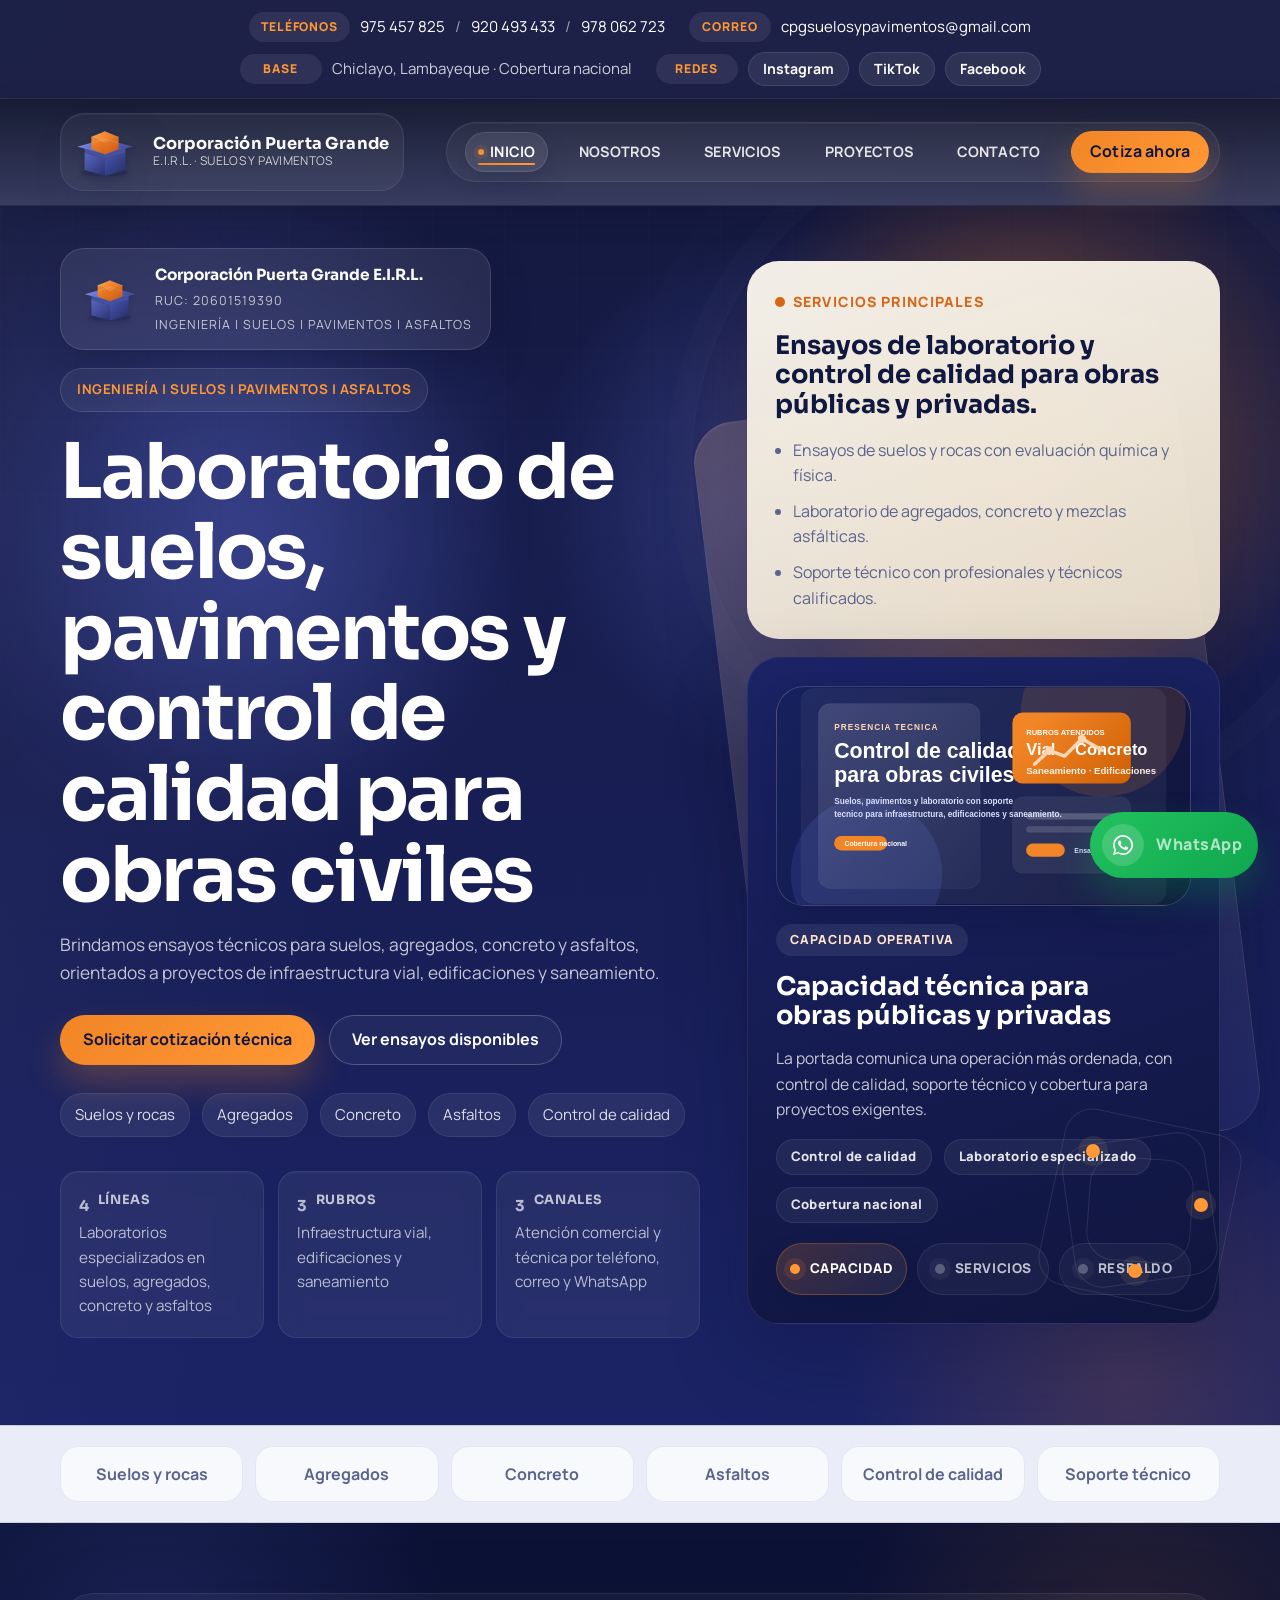
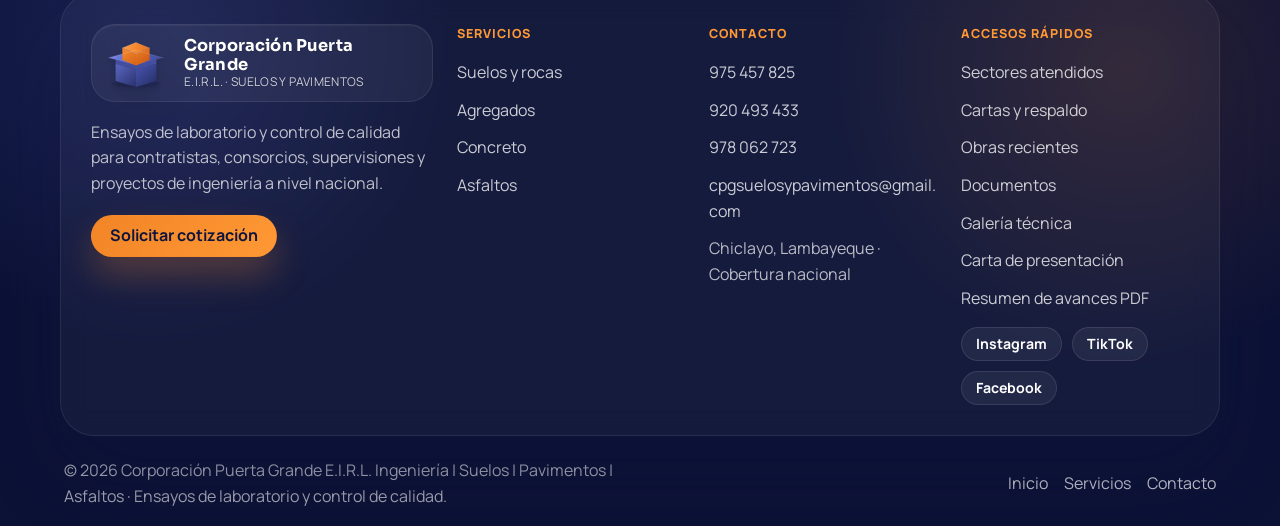
<file: index.html>
<!DOCTYPE html>
<html lang="es-PE">
<head>
  <meta charset="UTF-8">
  <meta name="viewport" content="width=device-width, initial-scale=1.0">
  <meta name="description" content="Corporación Puerta Grande E.I.R.L. brinda ensayos de laboratorio para suelos y rocas, agregados, concreto y asfaltos, con control de calidad para infraestructura vial, edificaciones y saneamiento.">
  <meta name="robots" content="index,follow">
  <meta name="author" content="Corporación Puerta Grande E.I.R.L.">
  <meta name="theme-color" content="#10153d">
  <meta name="format-detection" content="telephone=no">
  <title>Corporación Puerta Grande E.I.R.L. | Suelos y Pavimentos</title>
  <link rel="canonical" href="https://multimediachavez-cloud.github.io/laboratorio-suelos-web/">
  <link rel="icon" href="assets/logo-cpg.svg" type="image/svg+xml">
  <link rel="manifest" href="site.webmanifest">
  <meta property="og:locale" content="es_PE">
  <meta property="og:type" content="website">
  <meta property="og:title" content="Corporación Puerta Grande E.I.R.L. | Suelos y Pavimentos">
  <meta property="og:description" content="Ensayos de laboratorio y control de calidad para suelos, agregados, concreto y asfaltos. Atención para infraestructura vial, edificaciones y saneamiento.">
  <meta property="og:url" content="https://multimediachavez-cloud.github.io/laboratorio-suelos-web/">
  <meta property="og:site_name" content="Corporación Puerta Grande E.I.R.L.">
  <meta property="og:image" content="https://multimediachavez-cloud.github.io/laboratorio-suelos-web/assets/social-preview.png">
  <meta property="og:image:width" content="1200">
  <meta property="og:image:height" content="630">
  <meta property="og:image:alt" content="Corporación Puerta Grande E.I.R.L. - Ingeniería, suelos, pavimentos, asfaltos y control de calidad.">
  <meta name="twitter:card" content="summary_large_image">
  <meta name="twitter:title" content="Corporación Puerta Grande E.I.R.L. | Suelos y Pavimentos">
  <meta name="twitter:description" content="Ensayos de laboratorio y control de calidad para obras públicas y privadas.">
  <meta name="twitter:image" content="https://multimediachavez-cloud.github.io/laboratorio-suelos-web/assets/social-preview.png">
  <meta name="twitter:image:alt" content="Corporación Puerta Grande E.I.R.L. - Ingeniería, suelos, pavimentos, asfaltos y control de calidad.">
  <link rel="preconnect" href="https://fonts.googleapis.com">
  <link rel="preconnect" href="https://fonts.gstatic.com" crossorigin>
  <link rel="stylesheet" href="css/styles.css">
  <script type="application/ld+json">
    {
      "@context": "https://schema.org",
      "@type": "Organization",
      "name": "Corporación Puerta Grande E.I.R.L.",
      "url": "https://multimediachavez-cloud.github.io/laboratorio-suelos-web/",
      "logo": "https://multimediachavez-cloud.github.io/laboratorio-suelos-web/assets/logo-cpg.svg",
      "email": "mailto:cpgsuelosypavimentos@gmail.com",
      "telephone": ["+51 975 457 825", "+51 920 493 433", "+51 978 062 723"],
      "identifier": "RUC 20601519390",
      "address": {
        "@type": "PostalAddress",
        "addressLocality": "Chiclayo",
        "addressRegion": "Lambayeque",
        "addressCountry": "PE"
      },
      "sameAs": [
        "https://www.instagram.com/cpgsuelosypavimentos?igsh=MXZpdGJvd2R2ZDEwbw%3D%3D&utm_source=qr",
        "https://www.tiktok.com/@corp.puerta.grand?_r=1&_t=ZS-95nPMGA1VbA",
        "https://www.facebook.com/profile.php?id=61564776177893"
      ]
    }
  </script>
  <script type="application/ld+json">
    {
      "@context": "https://schema.org",
      "@type": "WebSite",
      "name": "Corporación Puerta Grande E.I.R.L.",
      "url": "https://multimediachavez-cloud.github.io/laboratorio-suelos-web/"
    }
  </script>
</head>
<body>
  <div class="site-shell">
    <header class="topbar">
      <div class="container topbar__content">
        <p class="topbar__item">
          <span class="topbar__label">Teléfonos</span>
          <a href="tel:+51975457825">975 457 825</a>
          <span class="topbar__separator">/</span>
          <a href="tel:+51920493433">920 493 433</a>
          <span class="topbar__separator">/</span>
          <a href="tel:+51978062723">978 062 723</a>
        </p>
        <p class="topbar__item"><span class="topbar__label">Correo</span><a href="mailto:cpgsuelosypavimentos@gmail.com">cpgsuelosypavimentos@gmail.com</a></p>
        <p class="topbar__item"><span class="topbar__label">Base</span>Chiclayo, Lambayeque · Cobertura nacional</p>
        <div class="topbar__socials">
          <span class="topbar__label">Redes</span>
          <div class="social-links social-links--topbar">
            <a class="social-link social-link--compact" href="https://www.instagram.com/cpgsuelosypavimentos?igsh=MXZpdGJvd2R2ZDEwbw%3D%3D&utm_source=qr" target="_blank" rel="noreferrer" aria-label="Instagram de la empresa">Instagram</a>
          <a class="social-link social-link--compact" href="https://www.tiktok.com/@corp.puerta.grand?_r=1&_t=ZS-95nPMGA1VbA" target="_blank" rel="noreferrer" aria-label="TikTok de la empresa">TikTok</a>
            <a class="social-link social-link--compact" href="https://www.facebook.com/profile.php?id=61564776177893" target="_blank" rel="noreferrer" aria-label="Facebook de la empresa">Facebook</a>
          </div>
        </div>
      </div>
    </header>

    <header class="header" data-header>
      <div class="container header__content">
        <a class="brand" href="#inicio" aria-label="Ir al inicio">
          <img class="brand__logo" src="assets/logo-cpg.svg" alt="Logo de Corporación Puerta Grande E.I.R.L.">
          <span class="brand__text">
            <strong>Corporación Puerta Grande</strong>
            <small>E.I.R.L. · Suelos y Pavimentos</small>
          </span>
        </a>

        <button class="nav-toggle" type="button" aria-expanded="false" aria-controls="site-nav" data-nav-toggle>
          <span></span>
          <span></span>
          <span></span>
          <span class="sr-only">Abrir menú</span>
        </button>

        <nav class="nav" id="site-nav" data-nav>
          <a class="nav__link" href="#inicio">Inicio</a>
          <a class="nav__link" href="#nosotros">Nosotros</a>
          <a class="nav__link" href="#servicios">Servicios</a>
          <a class="nav__link" href="#proyectos">Proyectos</a>
          <a class="nav__link" href="#contacto">Contacto</a>
          <a class="button button--solid button--small" href="https://wa.me/51920493433" target="_blank" rel="noreferrer">Cotiza ahora</a>
        </nav>
      </div>
    </header>

    <main>
      <section class="hero" id="inicio">
        <div class="hero__fx" aria-hidden="true">
          <span class="hero__fx-grid"></span>
          <span class="hero__fx-glow"></span>
          <span class="hero__fx-glow hero__fx-glow--orange"></span>
          <span class="hero__fx-ring"></span>
        </div>
        <div class="hero__scenes" aria-hidden="true">
          <span class="hero__scene hero__scene--one is-active" data-hero-scene></span>
          <span class="hero__scene hero__scene--two" data-hero-scene></span>
          <span class="hero__scene hero__scene--three" data-hero-scene></span>
        </div>
        <div class="container hero__grid">
          <div class="hero__content">
            <div class="hero__seal">
              <img class="hero__seal-logo" src="assets/logo-cpg.svg" alt="Logo de Corporación Puerta Grande E.I.R.L.">
              <div class="hero__seal-copy">
                <strong>Corporación Puerta Grande E.I.R.L.</strong>
                <span>RUC: 20601519390</span>
                <span class="hero__seal-note">Ingeniería | Suelos | Pavimentos | Asfaltos</span>
              </div>
            </div>
            <span class="eyebrow">Ingeniería | Suelos | Pavimentos | Asfaltos</span>
            <h1>Laboratorio de suelos, pavimentos y control de calidad para obras civiles</h1>
            <p class="hero__lead">
              Brindamos ensayos técnicos para suelos, agregados, concreto y asfaltos, orientados a proyectos de
              infraestructura vial, edificaciones y saneamiento.
            </p>

            <div class="hero__actions">
              <a class="button button--solid" href="https://wa.me/51920493433" target="_blank" rel="noreferrer">Solicitar cotización técnica</a>
              <a class="button button--ghost" href="#servicios">Ver ensayos disponibles</a>
            </div>

            <div class="hero__mobile-commercial">
              <article class="hero__mobile-offer">
                <strong>Cotiza hoy mismo y recibe atención directa por WhatsApp.</strong>
                <span>Laboratorio para suelos, agregados, concreto y asfaltos con respuesta comercial rápida.</span>
              </article>
              <div class="hero__mobile-proof">
                <span>WhatsApp 920 493 433</span>
                <span>Cobertura nacional</span>
                <span>Soporte técnico</span>
              </div>
            </div>

            <div class="hero__chips">
              <span>Suelos y rocas</span>
              <span>Agregados</span>
              <span>Concreto</span>
              <span>Asfaltos</span>
              <span>Control de calidad</span>
            </div>

            <div class="hero__stats">
              <article class="stat-card" data-float-card>
                <strong><span class="stat-card__number" data-counter="4">0</span><small>líneas</small></strong>
                <span>Laboratorios especializados en suelos, agregados, concreto y asfaltos</span>
              </article>
              <article class="stat-card" data-float-card>
                <strong><span class="stat-card__number" data-counter="3">0</span><small>rubros</small></strong>
                <span>Infraestructura vial, edificaciones y saneamiento</span>
              </article>
              <article class="stat-card" data-float-card>
                <strong><span class="stat-card__number" data-counter="3">0</span><small>canales</small></strong>
                <span>Atención comercial y técnica por teléfono, correo y WhatsApp</span>
              </article>
            </div>
          </div>

          <aside class="hero__panel">
            <div class="hero-card hero-card--primary" data-float-card>
              <span class="hero-card__label">Servicios principales</span>
              <h2>Ensayos de laboratorio y control de calidad para obras públicas y privadas.</h2>
              <ul class="hero-card__list">
                <li>Ensayos de suelos y rocas con evaluación química y física.</li>
                <li>Laboratorio de agregados, concreto y mezclas asfálticas.</li>
                <li>Soporte técnico con profesionales y técnicos calificados.</li>
              </ul>
            </div>

            <div class="hero-card hero-card--secondary">
              <div class="hero-showcase" data-hero-showcase>
                <div class="hero-showcase__visuals" aria-hidden="true">
                  <figure class="hero-showcase__visual is-active" data-hero-media>
                    <img src="assets/hero-bloque-01.svg" alt="Imagen editable del bloque Prestigio">
                  </figure>
                  <figure class="hero-showcase__visual" data-hero-media>
                    <img src="assets/hero-bloque-02.svg" alt="Imagen editable del bloque Servicios">
                  </figure>
                  <figure class="hero-showcase__visual" data-hero-media>
                    <img src="assets/hero-bloque-03.svg" alt="Imagen editable del bloque Respaldo">
                  </figure>
                </div>
                <div class="hero-showcase__stage">
                  <article class="hero-showcase__item is-active" data-hero-stage>
                    <span class="hero-showcase__kicker">Capacidad operativa</span>
                    <h3>Capacidad técnica para obras públicas y privadas</h3>
                    <p>La portada comunica una operación más ordenada, con control de calidad, soporte técnico y cobertura para proyectos exigentes.</p>
                    <div class="hero-showcase__tags">
                      <span>Control de calidad</span>
                      <span>Laboratorio especializado</span>
                      <span>Cobertura nacional</span>
                    </div>
                  </article>

                  <article class="hero-showcase__item" data-hero-stage>
                    <span class="hero-showcase__kicker">Líneas de ensayo</span>
                    <h3>Servicios visibles y mejor organizados desde el inicio</h3>
                    <p>Presentamos las líneas de ensayo con una lectura más clara para que el cliente entienda rápido qué servicio necesita.</p>
                    <div class="hero-showcase__tags">
                      <span>Suelos y rocas</span>
                      <span>Agregados</span>
                      <span>Concreto y asfaltos</span>
                    </div>
                  </article>

                  <article class="hero-showcase__item" data-hero-stage>
                    <span class="hero-showcase__kicker">Respaldo institucional</span>
                    <h3>Respaldo técnico para contratistas, consorcios y entidades</h3>
                    <p>También destaca reportes, documentos y evidencias para reforzar la confianza comercial e institucional de la empresa.</p>
                    <div class="hero-showcase__tags">
                      <span>Reportes</span>
                      <span>Consorcios</span>
                      <span>Entidades</span>
                    </div>
                  </article>
                </div>

                <div class="hero-showcase__controls" aria-label="Destacados del inicio">
                  <button class="hero-showcase__button is-active" type="button" data-hero-stage-button="0" aria-pressed="true">
                    <span class="hero-showcase__dot"></span>
                    Capacidad
                  </button>
                  <button class="hero-showcase__button" type="button" data-hero-stage-button="1" aria-pressed="false">
                    <span class="hero-showcase__dot"></span>
                    Servicios
                  </button>
                  <button class="hero-showcase__button" type="button" data-hero-stage-button="2" aria-pressed="false">
                    <span class="hero-showcase__dot"></span>
                    Respaldo
                  </button>
                </div>
              </div>
              <div class="metric">
                <span class="metric__value">Vial · Edificaciones · Saneamiento</span>
                <span class="metric__label">Rubros donde aportamos control de calidad y soporte técnico</span>
              </div>
              <div class="metric">
                <span class="metric__value">Especificaciones técnicas</span>
                <span class="metric__label">Trabajo alineado a normas y requerimientos del proyecto</span>
              </div>
            </div>

            <div class="hero-diagram" aria-hidden="true">
              <span class="hero-diagram__line"></span>
              <span class="hero-diagram__line"></span>
              <span class="hero-diagram__line"></span>
              <span class="hero-diagram__dot hero-diagram__dot--one"></span>
              <span class="hero-diagram__dot hero-diagram__dot--two"></span>
              <span class="hero-diagram__dot hero-diagram__dot--three"></span>
            </div>
          </aside>
        </div>
      </section>

      <section class="trust-strip" aria-label="Credenciales">
        <div class="container trust-strip__content">
          <span>Suelos y rocas</span>
          <span>Agregados</span>
          <span>Concreto</span>
          <span>Asfaltos</span>
          <span>Control de calidad</span>
          <span>Soporte técnico</span>
        </div>
      </section>

      <section class="section section--light" id="nosotros">
        <div class="container about-grid">
          <div class="about-copy" data-reveal>
            <span class="eyebrow eyebrow--dark">Nosotros</span>
            <h2>Respaldamos tu obra con un equipo técnico que entiende plazos, calidad y exigencia de campo.</h2>
            <p>
              Corporación Puerta Grande E.I.R.L. ofrece ensayos de laboratorio y control de calidad con una metodología orientada a
              precisión, seguridad y cumplimiento de especificaciones en proyectos de infraestructura vial, edificaciones y saneamiento.
            </p>

            <div class="about-ribbon">
              <span>Trazabilidad técnica</span>
              <span>Resultados para expediente</span>
              <span>Coordinación con supervisión</span>
              <span>Atención a contratistas y entidades</span>
            </div>

            <div class="about-points">
              <article class="about-point">
                <strong>Trazabilidad y criterio técnico</strong>
                <p>Procedimientos claros, criterios de control y resultados listos para supervisión, expediente y toma de decisiones.</p>
              </article>
              <article class="about-point">
                <strong>Coordinación con obra y supervisión</strong>
                <p>Profesionales y técnicos preparados para responder a contratistas, consorcios, residencias y supervisiones.</p>
              </article>
              <article class="about-point">
                <strong>Cobertura operativa</strong>
                <p>Atención para infraestructura vial, edificaciones y saneamiento en distintas etapas y frentes del proyecto.</p>
              </article>
            </div>
          </div>

          <aside class="about-panel" data-reveal>
            <span class="detail-panel__title">Datos corporativos</span>
            <p class="about-panel__lead">
              Presentamos la empresa como un aliado técnico que no solo ensaya materiales, sino que también ordena
              la atención comercial, la documentación y el seguimiento para obra.
            </p>

            <div class="about-panel__quickfacts">
              <span>Control de calidad</span>
              <span>Soporte documental</span>
              <span>Atención en campo</span>
            </div>

            <div class="about-metrics">
              <article class="about-metric">
                <strong>RUC</strong>
                <p>20601519390</p>
              </article>
              <article class="about-metric">
                <strong>Responsable técnico</strong>
                <p>Arq. Nelson Rojas Tarrillo · CAP 31650</p>
              </article>
              <article class="about-metric">
                <strong>Contacto comercial</strong>
                <p>975 457 825 · 920 493 433 · 978 062 723</p>
              </article>
            </div>
          </aside>
        </div>

        <div class="about-proof">
          <div class="about-proof__intro" data-reveal>
            <span class="eyebrow eyebrow--dark">Ventaja operativa</span>
            <h3>Una presentación más ejecutiva para que la empresa se vea lista para obras exigentes.</h3>
            <p>
              Este bloque refuerza tres cosas que valoran contratistas, consorcios, supervisiones y entidades:
              respuesta, orden y respaldo técnico.
            </p>
          </div>

          <div class="about-proof__grid">
            <article class="about-proof__card" data-reveal>
              <strong>Respuesta comercial más ágil</strong>
              <p>Canal unificado para cotización, consultas técnicas y envío de documentos sin dispersar la atención.</p>
              <span>WhatsApp · Correo · Seguimiento</span>
            </article>

            <article class="about-proof__card" data-reveal>
              <strong>Documentación lista para sustento</strong>
              <p>Resultados, cartas, reportes y evidencias presentados de forma clara para expediente, supervisión y control.</p>
              <span>PDFs · Informes · Evidencias</span>
            </article>

            <article class="about-proof__card" data-reveal>
              <strong>Soporte técnico orientado a obra real</strong>
              <p>Atención pensada para decisiones en campo, validación de materiales y cumplimiento de especificaciones.</p>
              <span>Campo · Laboratorio · Control</span>
            </article>
          </div>
        </div>
      </section>

      <section class="section section--sand" id="obras-publicas">
        <div class="container">
          <div class="section-heading" data-reveal>
            <span class="eyebrow eyebrow--dark">Atención institucional</span>
            <h2>Servicios para obras públicas y privadas</h2>
            <p>
              Atendemos proyectos de infraestructura vial, edificaciones, saneamiento y obras públicas, brindando
              soporte técnico para contratistas, consorcios, supervisiones y entidades.
            </p>
          </div>

          <div class="detail-panel detail-panel--outline" data-reveal>
            <span class="detail-panel__title">Perfil de atención</span>
            <div class="tag-list tag-list--dark">
              <span>Contratistas</span>
              <span>Consorcios</span>
              <span>Supervisiones</span>
              <span>Entidades</span>
              <span>Obras públicas</span>
              <span>Obras privadas</span>
            </div>
          </div>
        </div>
      </section>

      <section class="section section--light" id="servicios">
        <div class="container">
          <div class="section-heading" data-reveal>
            <span class="eyebrow eyebrow--dark">Líneas de servicio</span>
            <h2>Todo lo que tu proyecto necesita para controlar materiales y asegurar calidad en un solo laboratorio.</h2>
            <p>
              Organizamos la oferta real de la empresa en bloques claros para que el cliente entienda rápido qué servicio necesita,
              qué ensayos realizan y por qué conviene contactarlos.
            </p>
          </div>

          <div class="services-premium">
            <div class="services-premium__intro" data-reveal>
              <span class="detail-panel__title">Portafolio de servicios</span>
              <h3>Una propuesta técnica organizada para cotizar más rápido y transmitir mayor solidez.</h3>
              <p>
                Convertimos la sección en un catálogo más premium para que el cliente entienda de inmediato qué línea de servicio
                necesita, qué tipo de control recibe y cómo se conecta con su frente de obra.
              </p>

              <div class="services-premium__metrics">
                <article class="services-premium__metric">
                  <strong>4 líneas</strong>
                  <span>Suelos, agregados, concreto y asfaltos dentro de una sola oferta técnica.</span>
                </article>
                <article class="services-premium__metric">
                  <strong>Obra y laboratorio</strong>
                  <span>Atención pensada para muestreo, ensayos, verificación y soporte documentario.</span>
                </article>
                <article class="services-premium__metric">
                  <strong>Respuesta clara</strong>
                  <span>Detalle comercial más fácil de leer para contratistas, consorcios y supervisiones.</span>
                </article>
              </div>
            </div>

            <div class="services-premium__panel" data-reveal data-float-card>
              <span class="project-card__meta">Cobertura técnica</span>
              <h3>Listo para obra pública, obra privada y control de calidad en campo.</h3>
              <p>El servicio se presenta con una lectura más ejecutiva, más comercial y mejor conectada con lo que necesita una obra real.</p>
              <div class="services-premium__tags">
                <span>Contratistas</span>
                <span>Consorcios</span>
                <span>Supervisión</span>
                <span>Entidades</span>
                <span>Resultados para expediente</span>
                <span>Soporte técnico</span>
              </div>
            </div>
          </div>

          <div class="service-grid">
            <article class="service-card" data-reveal>
              <span class="service-card__meta">Servicio 01</span>
              <div class="service-card__icon">
                <svg viewBox="0 0 48 48" aria-hidden="true">
                  <path d="M8 33h32v5H8zM14 9h20v20H14zM20 14h8v10h-8z"/>
                </svg>
              </div>
              <h3>Laboratorio de Suelos y Rocas</h3>
              <p>Ensayos químicos y físicos para caracterización de suelos y rocas aplicados a diseño y control.</p>
              <ul class="service-card__list">
                <li>Caracterización físico-química del material.</li>
                <li>Resultados útiles para expediente y supervisión.</li>
                <li>Apoyo técnico para decisiones de ingeniería.</li>
              </ul>
              <div class="service-card__footer">
                <span class="service-card__pill">Suelos · Rocas · Control</span>
                <a href="#detalle-laboratorio">Explorar detalle</a>
              </div>
            </article>

            <article class="service-card" data-reveal>
              <span class="service-card__meta">Servicio 02</span>
              <div class="service-card__icon">
                <svg viewBox="0 0 48 48" aria-hidden="true">
                  <path d="M9 34h30v5H9zM12 30l12-20 12 20H12zm12-11 3 5h-6l3-5z"/>
                </svg>
              </div>
              <h3>Laboratorio de Agregados</h3>
              <p>Controles de granulometría, durabilidad, absorción y calidad de agregados para obra y pavimento.</p>
              <ul class="service-card__list">
                <li>Verificación de base, sub-base y cantera.</li>
                <li>Ensayos para pavimentos y concreto.</li>
                <li>Control de calidad de materiales de acopio.</li>
              </ul>
              <div class="service-card__footer">
                <span class="service-card__pill">Granulometría · Base · Cantera</span>
                <a href="#detalle-calidad">Explorar detalle</a>
              </div>
            </article>

            <article class="service-card" data-reveal>
              <span class="service-card__meta">Servicio 03</span>
              <div class="service-card__icon">
                <svg viewBox="0 0 48 48" aria-hidden="true">
                  <path d="M9 37h30v2H9zm4-5h5v5h-5zm8-10h5v15h-5zm8-7h5v22h-5z"/>
                </svg>
              </div>
              <h3>Laboratorio de Concreto</h3>
              <p>Ensayos de resistencia, diseño, control de concreto fresco y verificación de desempeño estructural.</p>
              <ul class="service-card__list">
                <li>Moldeo, curado y compresión de probetas.</li>
                <li>Verificación de diseño y desempeño.</li>
                <li>Soporte técnico para estructuras y cunetas.</li>
              </ul>
              <div class="service-card__footer">
                <span class="service-card__pill">Probetas · Resistencia · Diseño</span>
                <a href="#detalle-geotecnia">Explorar detalle</a>
              </div>
            </article>

            <article class="service-card" data-reveal>
              <span class="service-card__meta">Servicio 04</span>
              <div class="service-card__icon">
                <svg viewBox="0 0 48 48" aria-hidden="true">
                  <path d="M10 12h28v24H10zM16 18h16v2H16zm0 6h16v2H16zm0 6h10v2H16z"/>
                </svg>
              </div>
              <h3>Laboratorio de Asfaltos</h3>
              <p>Diseño de mezclas, control de propiedades y evaluación de desempeño en asfaltos y emulsiones.</p>
              <ul class="service-card__list">
                <li>Diseño y validación de mezclas asfálticas.</li>
                <li>Ensayos para estabilidad y flujo.</li>
                <li>Control técnico para pavimentación exigente.</li>
              </ul>
              <div class="service-card__footer">
                <span class="service-card__pill">Marshall · Mezclas · Pavimentos</span>
                <a href="#detalle-implementacion">Explorar detalle</a>
              </div>
            </article>
          </div>
        </div>
      </section>

      <section class="section section--dark detail-section" id="detalle-laboratorio">
        <div class="container detail-grid">
          <div class="detail-intro" data-reveal>
            <span class="eyebrow">Servicio 01</span>
            <h2>Laboratorio de Suelos y Rocas</h2>
            <p>
              Ejecutamos ensayos orientados a la caracterización de suelos y rocas para apoyar decisiones de ingeniería,
              diseño y control en distintas etapas del proyecto.
            </p>
            <ul class="check-list">
              <li>Evaluación química y física del material.</li>
              <li>Resultados útiles para expediente, supervisión y control.</li>
              <li>Soporte para obras civiles y proyectos de infraestructura.</li>
            </ul>
          </div>
          <div class="detail-panel" data-reveal>
            <span class="detail-panel__title">Ensayos destacados</span>
            <div class="tag-list">
              <span>Potencial hidrógeno pH</span>
              <span>Sulfatos</span>
              <span>Cloruros</span>
              <span>Materia orgánica</span>
              <span>Sales totales</span>
              <span>Control de suelos y rocas</span>
            </div>
          </div>
        </div>
      </section>

      <section class="section section--sand detail-section" id="detalle-calidad">
        <div class="container detail-grid">
          <div class="detail-intro" data-reveal>
            <span class="eyebrow eyebrow--dark">Servicio 02</span>
            <h2>Laboratorio de Agregados</h2>
            <p>
              Verificamos la calidad de agregados con ensayos orientados a pavimentos, concreto y distintas partidas de obra,
              asegurando materiales aptos para los requerimientos técnicos del proyecto.
            </p>
            <ul class="check-list check-list--dark">
              <li>Control de granulometría, absorción y peso unitario.</li>
              <li>Evaluación de durabilidad y calidad física del agregado.</li>
              <li>Resultados útiles para concreto, base y pavimentación.</li>
            </ul>
          </div>
          <div class="detail-panel detail-panel--light" data-reveal>
            <span class="detail-panel__title">Ensayos destacados</span>
            <div class="tag-list tag-list--dark">
              <span>Equivalente de arena</span>
              <span>Durabilidad con sulfato de magnesio</span>
              <span>Partículas chatas y alargadas</span>
              <span>Terrones de arcilla</span>
              <span>Gravedad específica y absorción</span>
              <span>Análisis granulométrico</span>
            </div>
          </div>
        </div>
      </section>

      <section class="section section--light detail-section" id="detalle-geotecnia">
        <div class="container detail-grid">
          <div class="detail-intro" data-reveal>
            <span class="eyebrow eyebrow--dark">Servicio 03</span>
            <h2>Laboratorio de Concreto</h2>
            <p>
              Desarrollamos ensayos para control de concreto fresco y endurecido, verificación de diseño y evaluación del
              comportamiento mecánico del material en obra.
            </p>
            <ul class="check-list check-list--dark">
              <li>Control de resistencia y propiedades del concreto.</li>
              <li>Verificación de diseño y comportamiento del material.</li>
              <li>Apoyo para edificaciones e infraestructura en ejecución.</li>
            </ul>
          </div>
          <div class="detail-panel detail-panel--outline" data-reveal>
            <span class="detail-panel__title">Ensayos destacados</span>
            <div class="tag-list tag-list--dark">
              <span>Módulo de elasticidad</span>
              <span>Compresión de probetas</span>
              <span>Asentamiento</span>
              <span>Diseño de concreto</span>
              <span>Esclerómetro</span>
              <span>Diamantinas y flexión</span>
            </div>
          </div>
        </div>
      </section>

      <section class="section section--dark detail-section" id="detalle-implementacion">
        <div class="container detail-grid">
          <div class="detail-intro" data-reveal>
            <span class="eyebrow">Servicio 04</span>
            <h2>Laboratorio de Asfaltos</h2>
            <p>
              Atendemos ensayos y diseño de mezclas para asfaltos y emulsiones, con pruebas orientadas al control de calidad
              y desempeño del material en pavimentos.
            </p>
            <ul class="check-list">
              <li>Evaluación física y mecánica del asfalto y la mezcla.</li>
              <li>Ensayos para diseño y verificación de mezclas.</li>
              <li>Soporte técnico para infraestructura vial y pavimentación.</li>
            </ul>
          </div>
          <div class="detail-panel" data-reveal>
            <span class="detail-panel__title">Ensayos destacados</span>
            <div class="tag-list">
              <span>Marshall</span>
              <span>Estabilidad y flujo</span>
              <span>Viscosidad</span>
              <span>Punto de ablandamiento</span>
              <span>Ductilidad</span>
              <span>Lavado asfáltico</span>
            </div>
          </div>
        </div>
      </section>

      <section class="section section--light" id="ensayos">
        <div class="container">
          <div class="section-heading" data-reveal>
            <span class="eyebrow eyebrow--dark">Ensayos frecuentes</span>
            <h2>Organizamos los ensayos reales de la empresa por línea de laboratorio para facilitar la lectura técnica y comercial.</h2>
            <p>Este contenido ya está alineado a la carta comercial que compartiste.</p>
          </div>

          <div class="accordion" data-reveal>
            <details class="accordion-item" open>
              <summary>Suelos y rocas</summary>
              <div class="accordion-item__content">
                <ul>
                  <li>Potencial hidrógeno pH.</li>
                  <li>Sulfatos en suelo y rocas.</li>
                  <li>Cloruros en suelos y rocas.</li>
                  <li>Materia orgánica en suelos.</li>
                  <li>Sales totales en suelos.</li>
                </ul>
              </div>
            </details>

            <details class="accordion-item">
              <summary>Agregados</summary>
              <div class="accordion-item__content">
                <ul>
                  <li>Equivalente de arena.</li>
                  <li>Durabilidad con sulfato de magnesio.</li>
                  <li>Partículas chatas y alargadas.</li>
                  <li>Material más fino que tamiz N°200.</li>
                  <li>Valor azul de metileno, humedad y abrasión.</li>
                </ul>
              </div>
            </details>

            <details class="accordion-item">
              <summary>Concreto</summary>
              <div class="accordion-item__content">
                <ul>
                  <li>Módulo de elasticidad y compresión de probetas.</li>
                  <li>Contracción por secado y contracción plástica.</li>
                  <li>Asentamiento, exudación y contenido de aire.</li>
                  <li>Diseño y verificación de concreto.</li>
                  <li>Esclerómetro, diamantinas, flexión y tiempos de fraguado.</li>
                </ul>
              </div>
            </details>

            <details class="accordion-item">
              <summary>Asfaltos</summary>
              <div class="accordion-item__content">
                <ul>
                  <li>Adherencia método agua hirviendo.</li>
                  <li>Punto de inflamación y punto de ablandamiento.</li>
                  <li>Penetración, solubilidad, viscosidad y ductilidad.</li>
                  <li>Diseño de mezcla en frío, emulsión asfáltica y Marshall.</li>
                  <li>Estabilidad, flujo, vacíos y lavado asfáltico.</li>
                </ul>
              </div>
            </details>
          </div>
        </div>
      </section>

      <section class="section section--sand" id="proceso">
        <div class="container process-grid">
          <div class="section-heading section-heading--left" data-reveal>
            <span class="eyebrow eyebrow--dark">Cómo trabajamos</span>
            <h2>Aplicamos un proceso claro para asegurar resultados consistentes y una comunicación fluida con el cliente.</h2>
            <p>Desde el levantamiento inicial hasta la entrega del informe, mantenemos control técnico y documentario.</p>
          </div>

          <div class="timeline">
            <article class="timeline-card" data-reveal>
              <span>01</span>
              <h3>Levantamiento técnico</h3>
              <p>Revisamos alcance, ubicación, cronograma y requerimientos normativos del proyecto.</p>
            </article>
            <article class="timeline-card" data-reveal>
              <span>02</span>
              <h3>Muestreo o intervención</h3>
              <p>Coordinamos trabajo de laboratorio, campo o implementación según la necesidad real de la obra.</p>
            </article>
            <article class="timeline-card" data-reveal>
              <span>03</span>
              <h3>Ensayo y validación</h3>
              <p>Ejecutamos los procedimientos técnicos y consolidamos evidencias para seguimiento y control.</p>
            </article>
            <article class="timeline-card" data-reveal>
              <span>04</span>
              <h3>Informe y soporte</h3>
              <p>Entregamos resultados, observaciones y acompañamiento técnico para la toma de decisiones.</p>
            </article>
          </div>
        </div>
      </section>

      <section class="section section--dark" id="cobertura">
        <div class="container coverage-grid">
          <div class="coverage-copy" data-reveal>
            <span class="eyebrow">Cobertura y confianza</span>
            <h2>Atendemos distintos tipos de proyecto con soporte técnico en laboratorio y control de calidad.</h2>
            <p>
              Según la información del documento, la empresa brinda servicios para infraestructura vial, edificaciones y saneamiento,
              manteniendo calidad y seguridad en los distintos niveles de ingeniería.
            </p>
          </div>

          <div class="coverage-stats">
            <article class="coverage-card" data-reveal>
              <strong>Infraestructura vial</strong>
              <p>Ensayos y control de calidad para pavimentos, mezclas asfálticas y materiales de obra vial.</p>
            </article>
            <article class="coverage-card" data-reveal>
              <strong>Edificaciones</strong>
              <p>Apoyo técnico para concreto, agregados y control de materiales en proyectos constructivos.</p>
            </article>
            <article class="coverage-card" data-reveal>
              <strong>Saneamiento</strong>
              <p>Soporte de laboratorio y control de calidad para obras con exigencia técnica y seguimiento documentario.</p>
            </article>
          </div>
        </div>
      </section>

      <section class="section section--sand" id="proyectos">
        <div class="container">
          <div class="section-showcase">
            <div class="section-showcase__copy" data-reveal>
              <span class="eyebrow eyebrow--dark">Entrada dinámica · Proyectos</span>
              <h2>Proyectos, documentos y evidencias con una presentación más viva y profesional.</h2>
              <p>
                Cuando el usuario entra a esta pestaña, ahora ve un bloque dinámico que resume avances de obra,
                respaldo documentario y evidencias técnicas sin perder el diseño corporativo actual.
              </p>

              <div class="section-showcase__stats">
                <article class="section-showcase__stat" data-float-card>
                  <strong>5 bloques</strong>
                  <span>Proyectos, clientes, documentos, reportes y galería dentro de una sola vista.</span>
                </article>
                <article class="section-showcase__stat" data-float-card>
                  <strong>2 PDFs</strong>
                  <span>Cartas y reportes listos para compartir por WhatsApp, correo o licitación.</span>
                </article>
                <article class="section-showcase__stat" data-float-card>
                  <strong>920 493 433</strong>
                  <span>WhatsApp principal para cotizaciones, seguimiento y envío de documentos.</span>
                </article>
              </div>

              <div class="section-showcase__actions">
                <a class="button button--solid button--small" href="#reportes">Ver avances recientes</a>
                <a class="button button--ghost-dark button--small" href="#documentos">Abrir documentos</a>
              </div>
            </div>

            <div class="section-showcase__panel" data-reveal data-float-card>
              <div class="hero-showcase hero-showcase--section" data-project-showcase>
                <div class="hero-showcase__visuals" aria-hidden="true">
                  <figure class="hero-showcase__visual is-active" data-project-media>
                    <img src="assets/proyectos-bloque-01.svg" alt="Imagen editable del bloque Avances">
                  </figure>
                  <figure class="hero-showcase__visual" data-project-media>
                    <img src="assets/proyectos-bloque-02.svg" alt="Imagen editable del bloque Documentos">
                  </figure>
                  <figure class="hero-showcase__visual" data-project-media>
                    <img src="assets/proyectos-bloque-03.svg" alt="Imagen editable del bloque Respaldo">
                  </figure>
                </div>

                <div class="hero-showcase__stage">
                  <article class="hero-showcase__item is-active" data-project-stage>
                    <span class="hero-showcase__kicker">Seguimiento de obra</span>
                    <h3>Avances de obra visibles desde el primer vistazo</h3>
                    <p>La pestaña Proyectos presenta mejor los frentes de trabajo, las fechas y el seguimiento técnico con una entrada más clara.</p>
                    <div class="hero-showcase__tags">
                      <span>Obras recientes</span>
                      <span>Campo</span>
                      <span>Seguimiento técnico</span>
                    </div>
                  </article>

                  <article class="hero-showcase__item" data-project-stage>
                    <span class="hero-showcase__kicker">Documentos técnicos</span>
                    <h3>Documentos y reportes listos para compartir</h3>
                    <p>Mostramos cartas, reportes PDF y acceso directo a la información técnica para proyectar una empresa mejor organizada.</p>
                    <div class="hero-showcase__tags">
                      <span>PDFs</span>
                      <span>Carta comercial</span>
                      <span>Respuesta rápida</span>
                    </div>
                  </article>

                  <article class="hero-showcase__item" data-project-stage>
                    <span class="hero-showcase__kicker">Respaldo comercial</span>
                    <h3>Evidencias y respaldo visual para transmitir confianza</h3>
                    <p>Este bloque destaca clientes atendidos, fotografías de obra y material técnico para reforzar la imagen profesional de la empresa.</p>
                    <div class="hero-showcase__tags">
                      <span>Clientes</span>
                      <span>Galería</span>
                      <span>Cobertura</span>
                    </div>
                  </article>
                </div>

                <div class="hero-showcase__controls" aria-label="Destacados de proyectos">
                  <button class="hero-showcase__button is-active" type="button" data-project-stage-button="0" aria-pressed="true">
                    <span class="hero-showcase__dot"></span>
                    Avances
                  </button>
                  <button class="hero-showcase__button" type="button" data-project-stage-button="1" aria-pressed="false">
                    <span class="hero-showcase__dot"></span>
                    Documentos
                  </button>
                  <button class="hero-showcase__button" type="button" data-project-stage-button="2" aria-pressed="false">
                    <span class="hero-showcase__dot"></span>
                    Respaldo
                  </button>
                </div>
              </div>
            </div>
          </div>

          <div class="section-heading" data-reveal>
            <span class="eyebrow eyebrow--dark">Sectores atendidos</span>
            <h2>La empresa se presenta con fortaleza en los principales rubros donde se requiere control de calidad.</h2>
            <p>Atendemos sectores donde la calidad de materiales y la respuesta técnica marcan la diferencia en la obra.</p>
          </div>

          <div class="project-grid">
            <article class="project-card project-card--portfolio project-card--vial" data-reveal>
              <div class="project-card__visual">
                <span class="project-card__meta">Infraestructura vial</span>
                <strong class="project-card__visual-title">Portafolio 01</strong>
                <p class="project-card__visual-copy">Bases, sub-bases, cunetas y control de materiales para transitabilidad.</p>
              </div>
              <div class="project-card__body">
                <h3>Ensayos y verificación para pavimentos y obras de transitabilidad</h3>
                <p>Control de agregados, concreto y asfaltos para proyectos viales con respaldo técnico, documentario y seguimiento de campo.</p>
                <div class="project-card__tags">
                  <span>Cantera</span>
                  <span>Base granular</span>
                  <span>Concreto</span>
                </div>
                <div class="project-card__footer">
                  <span>Seguimiento técnico en obra</span>
                  <a href="#reportes">Ver respaldo</a>
                </div>
              </div>
            </article>

            <article class="project-card project-card--portfolio project-card--build" data-reveal>
              <div class="project-card__visual">
                <span class="project-card__meta">Edificaciones</span>
                <strong class="project-card__visual-title">Portafolio 02</strong>
                <p class="project-card__visual-copy">Concreto, resistencia y control de materiales para estructuras y obras complementarias.</p>
              </div>
              <div class="project-card__body">
                <h3>Control de materiales para estructuras, concreto y obras complementarias</h3>
                <p>Soporte de laboratorio para validar especificaciones, controlar calidad del concreto y sostener decisiones técnicas en ejecución.</p>
                <div class="project-card__tags">
                  <span>Probetas</span>
                  <span>Resistencia</span>
                  <span>Supervisión</span>
                </div>
                <div class="project-card__footer">
                  <span>Resultados listos para expediente</span>
                  <a href="#clientes">Ver respaldo</a>
                </div>
              </div>
            </article>

            <article class="project-card project-card--portfolio project-card--utility" data-reveal>
              <div class="project-card__visual">
                <span class="project-card__meta">Saneamiento</span>
                <strong class="project-card__visual-title">Portafolio 03</strong>
                <p class="project-card__visual-copy">Atención técnica para proyectos sanitarios con control, trazabilidad y soporte documentario.</p>
              </div>
              <div class="project-card__body">
                <h3>Ensayos y control de calidad para proyectos sanitarios y obras conexas</h3>
                <p>Servicios orientados a contratistas y consorcios que requieren calidad, seguridad, soporte técnico confiable y respuesta ordenada.</p>
                <div class="project-card__tags">
                  <span>Control</span>
                  <span>Documentación</span>
                  <span>Campo</span>
                </div>
                <div class="project-card__footer">
                  <span>Atención técnica y comercial</span>
                  <a href="#documentos">Ver documentos</a>
                </div>
              </div>
            </article>
          </div>
        </div>
      </section>

      <section class="section section--light" id="clientes">
        <div class="container">
          <div class="section-heading" data-reveal>
            <span class="eyebrow eyebrow--dark">Clientes · Entidades · Respaldo</span>
            <h2>Mostramos a quién atendemos y cómo sustentamos el servicio con documentos, seguimiento y respuesta rápida.</h2>
            <p>La web ahora comunica mejor a contratistas, consorcios, supervisiones y entidades que necesitan una empresa seria para control de calidad en obra.</p>
          </div>

          <div class="entity-grid">
            <article class="entity-card" data-reveal>
              <strong>Consorcios y contratistas</strong>
              <span>Atención comercial y técnica para frentes de obra que requieren ensayos, control de materiales y soporte documentario.</span>
            </article>
            <article class="entity-card" data-reveal>
              <strong>Supervisión y residencia</strong>
              <span>Resultados claros, trazabilidad y respaldo para validar procesos, canteras, concretos, bases y sub-bases.</span>
            </article>
            <article class="entity-card" data-reveal>
              <strong>Municipalidades y entidades</strong>
              <span>Apoyo a proyectos de transitabilidad, salud, saneamiento e infraestructura donde la calidad impacta directamente en la obra.</span>
            </article>
            <article class="entity-card entity-card--accent" data-reveal>
              <strong>Obras viales en ejecución</strong>
              <span>Seguimiento de campo, cantera, concreto, muestreo y laboratorio dentro de un mismo flujo de atención.</span>
            </article>
          </div>

          <div class="presentation-grid">
            <article class="presentation-card presentation-card--featured" data-reveal data-float-card>
              <span class="project-card__meta">Carta de presentación</span>
              <h3>Consorcio Salud Santa Cruz</h3>
              <p>
                Documento comercial emitido en Chiclayo el 01 de abril de 2026 para la obra de mejoramiento y ampliación
                de los servicios de salud del Centro de Salud de Santa Cruz, Cajamarca, con CUI N° 2652781.
              </p>
              <div class="card-actions">
                <a class="button button--solid button--small" href="assets/consorcio-salud-santa-cruz.pdf" target="_blank" rel="noreferrer">Ver carta PDF</a>
                <a class="button button--ghost button--small" href="#documentos">Más documentos</a>
              </div>
            </article>

            <article class="presentation-card" data-reveal>
              <span class="project-card__meta">Qué transmitimos</span>
              <h3>Soporte técnico para obras exigentes</h3>
              <ul class="presentation-list">
                <li>Profesionales y técnicos debidamente calificados.</li>
                <li>Servicios para infraestructura vial, edificaciones y saneamiento.</li>
                <li>Resultados alineados a especificaciones y normas técnicas.</li>
              </ul>
            </article>

            <article class="presentation-card" data-reveal>
              <span class="project-card__meta">Canal principal</span>
              <h3>WhatsApp unificado para cotizaciones y seguimiento</h3>
              <ul class="presentation-list">
                <li>WhatsApp principal: 920 493 433.</li>
                <li>Correo comercial activo de la empresa.</li>
                <li>Atención más ordenada para clientes, supervisiones y consorcios.</li>
              </ul>
              <div class="card-actions">
                <a class="button button--ghost-dark button--small" href="https://wa.me/51920493433" target="_blank" rel="noreferrer">Escribir ahora</a>
              </div>
            </article>
          </div>
        </div>
      </section>

      <section class="section section--sand" id="documentos">
        <div class="container">
          <div class="section-heading" data-reveal>
            <span class="eyebrow eyebrow--dark">Documentos descargables</span>
            <h2>Respaldamos la propuesta con PDFs reales para compartir por WhatsApp, correo o licitación.</h2>
            <p>Este bloque deja la web lista para crecer con más cartas, informes y evidencias técnicas a medida que la empresa publique nuevos documentos.</p>
          </div>

          <div class="documents-grid">
            <article class="document-card document-card--featured" data-reveal>
              <span class="project-card__meta">PDF técnico</span>
              <h3>Resumen de avances de campo y laboratorio · abril 2026</h3>
              <p>Documento ejecutivo con registros del 17 al 23 de abril de 2026 para el proyecto vial atendido en La Pauca, Pulán, Santa Cruz, Cajamarca.</p>
              <div class="document-card__tags">
                <span>6 registros</span>
                <span>Proyecto vial</span>
                <span>PDF descargable</span>
              </div>
              <div class="card-actions">
                <a class="button button--solid button--small" href="assets/reporte-avances-abril-2026.pdf" target="_blank" rel="noreferrer">Ver PDF</a>
                <a class="button button--ghost button--small" href="assets/reporte-avances-abril-2026.pdf" download>Descargar</a>
              </div>
            </article>

            <article class="document-card" data-reveal>
              <span class="project-card__meta">PDF comercial</span>
              <h3>Carta de presentación corporativa</h3>
              <p>Presentación dirigida al Consorcio Salud Santa Cruz, ideal para compartir como respaldo comercial junto con la propuesta de servicios.</p>
              <div class="document-card__tags">
                <span>Santa Cruz</span>
                <span>CUI 2652781</span>
                <span>Carta PDF</span>
              </div>
              <div class="card-actions">
                <a class="button button--solid button--small" href="assets/consorcio-salud-santa-cruz.pdf" target="_blank" rel="noreferrer">Ver PDF</a>
                <a class="button button--ghost-dark button--small" href="assets/consorcio-salud-santa-cruz.pdf" download>Descargar</a>
              </div>
            </article>

            <article class="document-card" data-reveal>
              <span class="project-card__meta">Atención rápida</span>
              <h3>Solicita más reportes, cartas o evidencias por WhatsApp</h3>
              <p>Centralizamos cotizaciones, seguimiento y envío de documentos en un solo canal para que la atención sea más rápida y profesional.</p>
              <div class="document-card__tags">
                <span>WhatsApp</span>
                <span>Seguimiento</span>
                <span>Respuesta rápida</span>
              </div>
              <div class="card-actions">
                <a class="button button--solid button--small" href="https://wa.me/51920493433" target="_blank" rel="noreferrer">Solicitar documentos</a>
                <a class="button button--ghost-dark button--small" href="#contacto">Ir al formulario</a>
              </div>
            </article>
          </div>
        </div>
      </section>

      <section class="section section--sand" id="reportes">
        <div class="container">
          <div class="section-heading" data-reveal>
            <span class="eyebrow eyebrow--dark">Obras y Avances Recientes</span>
            <h2>Registramos actividades de campo y laboratorio para demostrar seguimiento técnico real en obra.</h2>
            <p>Este bloque resume evidencias recientes del proyecto vial atendido en Santa Cruz, Cajamarca, con fechas, ubicación, responsable y actividades ejecutadas.</p>
          </div>

          <div class="reports-premium">
            <div class="reports-premium__summary" data-reveal>
              <span class="detail-panel__title">Evidencia técnica</span>
              <h3>Una galería técnica para que los reportes se vean más sólidos, reales y profesionales.</h3>
              <p>
                Presentamos los avances como tarjetas de evidencia, con mejor lectura de fecha, frente de trabajo,
                actividades ejecutadas y respaldo técnico del proyecto vial atendido en Cajamarca.
              </p>
              <div class="reports-premium__actions">
                <a class="button button--solid button--small" href="assets/reporte-avances-abril-2026.pdf" target="_blank" rel="noreferrer">Abrir reporte PDF</a>
                <a class="button button--ghost-dark button--small" href="#galeria">Ver galería técnica</a>
              </div>
            </div>

            <div class="reports-premium__stats">
              <article class="reports-premium__stat" data-reveal>
                <strong>6 registros</strong>
                <span>Actividades entre el 17 y el 23 de abril de 2026.</span>
              </article>
              <article class="reports-premium__stat" data-reveal>
                <strong>Campo y laboratorio</strong>
                <span>Seguimiento en cantera, cunetas, acopio y ensayos granulométricos.</span>
              </article>
              <article class="reports-premium__stat" data-reveal>
                <strong>Proyecto vial</strong>
                <span>Saldo de obra mejoramiento del camino vecinal Cruce Chacato - La Pauca.</span>
              </article>
            </div>
          </div>

          <div class="reports-grid">
            <article class="report-card report-card--featured report-card--field" data-reveal>
              <div class="report-card__visual">
                <span class="project-card__meta">Registro de campo</span>
                <strong class="report-card__date">17/04/2026</strong>
                <p class="report-card__headline">Cunetas, cantera y muestreo para base granular</p>
              </div>
              <div class="report-card__body">
                <h3>Control de cunetas, cantera y muestreo para base granular</h3>
                <p class="report-card__project">Proyecto: saldo de obra mejoramiento del camino vecinal Cruce Chacato - La Pauca, distrito de Pulán, provincia de Santa Cruz, departamento de Cajamarca · CUI N° 2381061</p>
                <p class="report-card__location">La Pauca · Distrito de Pulán · Santa Cruz · Cajamarca</p>
                <div class="report-card__info">
                  <span>Técnico encargado: Walter Antonio Vallejos Antón</span>
                </div>
                <div class="report-card__chips">
                  <span>Base granular</span>
                  <span>Cantera Chocoy 02</span>
                  <span>Muestreo</span>
                </div>
                <ul class="report-list">
                  <li>Moldeo de probetas en vaciado de concreto de cunetas en los tramos km 6+243 al 6+300 (8 paños) y km 6+360 al 6+379 (4 paños).</li>
                  <li>Verificación en cantera Chocoy 02 arenisca para base granular.</li>
                  <li>Muestreo de material Chocoy 02 arenisca para equivalente de arena en mezcla de base granular.</li>
                </ul>
                <span class="report-card__evidence">Evidencia fotográfica registrada</span>
              </div>
            </article>

            <article class="report-card report-card--field" data-reveal>
              <div class="report-card__visual">
                <span class="project-card__meta">Registro de campo</span>
                <strong class="report-card__date">18/04/2026</strong>
                <p class="report-card__headline">Verificación de cantera y vaciado en cunetas</p>
              </div>
              <div class="report-card__body">
                <h3>Verificación de cantera y vaciado de cunetas</h3>
                <p class="report-card__location">La Pauca · Pulán · Santa Cruz · Cajamarca</p>
                <div class="report-card__chips">
                  <span>Cantera</span>
                  <span>Cunetas</span>
                  <span>Curado</span>
                </div>
                <ul class="report-list">
                  <li>Verificación en cantera Chocoy 02 arenisca para base granular.</li>
                  <li>Verificación del vaciado en cunetas del km 6+485 al 6+510 (4 paños).</li>
                  <li>Desmoldeo de probetas de concreto y colocación en agua para curado y rotura.</li>
                </ul>
                <span class="report-card__evidence">Actividad de campo validada</span>
              </div>
            </article>

            <article class="report-card report-card--lab" data-reveal>
              <div class="report-card__visual">
                <span class="project-card__meta">Registro de campo</span>
                <strong class="report-card__date">20/04/2026</strong>
                <p class="report-card__headline">Moldeo de probetas y muestreo en centro de acopio</p>
              </div>
              <div class="report-card__body">
                <h3>Moldeo de probetas y muestreo de sub-base en acopio</h3>
                <p class="report-card__location">Acopio km 10+600 · La Pauca · Santa Cruz · Cajamarca</p>
                <div class="report-card__chips">
                  <span>Acopio</span>
                  <span>Sub-base</span>
                  <span>Probetas</span>
                </div>
                <ul class="report-list">
                  <li>Moldeo de probetas en vaciado de concreto de cunetas en el tramo reportado de obra (4 paños).</li>
                  <li>Muestreo de material de sub-base y base granular en acopio km 10+600 para sus respectivos ensayos.</li>
                  <li>Curado y secado de material de sub-base.</li>
                </ul>
                <span class="report-card__evidence">Control de laboratorio en proceso</span>
              </div>
            </article>

            <article class="report-card report-card--field" data-reveal>
              <div class="report-card__visual">
                <span class="project-card__meta">Registro de campo</span>
                <strong class="report-card__date">21/04/2026</strong>
                <p class="report-card__headline">Control de vaciado y cantera en frente vial</p>
              </div>
              <div class="report-card__body">
                <h3>Control de vaciado y cantera en frente vial</h3>
                <p class="report-card__location">La Pauca · Pulán · Santa Cruz · Cajamarca</p>
                <div class="report-card__chips">
                  <span>Vaciado</span>
                  <span>Producción</span>
                  <span>Base granular</span>
                </div>
                <ul class="report-list">
                  <li>Moldeo de probetas en vaciado de cunetas del km 4+847 al 4+890 (7 paños).</li>
                  <li>Verificación en cantera Chocoy 2 arenisca para base granular en producción.</li>
                </ul>
                <span class="report-card__evidence">Seguimiento en frente de obra</span>
              </div>
            </article>

            <article class="report-card report-card--production" data-reveal>
              <div class="report-card__visual">
                <span class="project-card__meta">Registro de campo</span>
                <strong class="report-card__date">22/04/2026</strong>
                <p class="report-card__headline">Verificación en producción de materiales</p>
              </div>
              <div class="report-card__body">
                <h3>Verificación en producción de materiales</h3>
                <p class="report-card__location">Canteras Chocoy 01 y Chocoy 02</p>
                <div class="report-card__chips">
                  <span>Sub-base A1</span>
                  <span>Base granular</span>
                  <span>Producción</span>
                </div>
                <ul class="report-list">
                  <li>Verificación en producción de cantera Chocoy 01 mezcla sub-base A1.</li>
                  <li>Verificación en producción de cantera Chocoy 02 arenisca mezcla base granular.</li>
                </ul>
                <span class="report-card__evidence">Producción de material verificada</span>
              </div>
            </article>

            <article class="report-card report-card--lab" data-reveal>
              <div class="report-card__visual">
                <span class="project-card__meta">Registro de laboratorio</span>
                <strong class="report-card__date">23/04/2026</strong>
                <p class="report-card__headline">Ensayos para base y sub-base granular</p>
              </div>
              <div class="report-card__body">
                <h3>Ensayos para base y sub-base granular</h3>
                <p class="report-card__location">Centro de acopio km 10+600</p>
                <div class="report-card__chips">
                  <span>Granulometría</span>
                  <span>Humedad natural</span>
                  <span>Equivalente de arena</span>
                </div>
                <ul class="report-list">
                  <li>Granulometría, humedad natural y equivalente de arena para sub-base granular.</li>
                  <li>Granulometría, humedad natural y equivalente de arena para base granular.</li>
                </ul>
                <span class="report-card__evidence">Ensayos de laboratorio ejecutados</span>
              </div>
            </article>
          </div>
        </div>
      </section>

      <section class="section section--dark" id="galeria">
        <div class="container">
          <div class="section-heading" data-reveal>
            <span class="eyebrow">Galería técnica</span>
            <h2>Mostramos nuestros frentes de servicio y capacidades de laboratorio de forma visual.</h2>
            <p>
              Esta sección refuerza las principales líneas de trabajo de la empresa y ayuda a que el visitante identifique
              rápidamente las áreas donde podemos aportar valor técnico.
            </p>
          </div>

          <div class="gallery-grid">
            <article class="gallery-card gallery-card--brand" data-reveal>
              <span class="gallery-card__eyebrow">Suelos y rocas</span>
              <h3>Control químico y físico para decisiones técnicas confiables.</h3>
              <p>pH, sulfatos, cloruros, materia orgánica y sales totales.</p>
            </article>
            <article class="gallery-card gallery-card--aggregate" data-reveal>
              <span class="gallery-card__eyebrow">Agregados</span>
              <h3>Control de calidad para bases, concretos y pavimentos.</h3>
              <p>Granulometría, equivalente de arena, durabilidad y absorción.</p>
            </article>
            <article class="gallery-card gallery-card--concrete" data-reveal>
              <span class="gallery-card__eyebrow">Concreto</span>
              <h3>Ensayos para resistencia, diseño y verificación en obra.</h3>
              <p>Compresión, módulo de elasticidad, esclerómetro, flexión y diamantinas.</p>
            </article>
            <article class="gallery-card gallery-card--asphalt" data-reveal>
              <span class="gallery-card__eyebrow">Asfaltos</span>
              <h3>Mezclas y propiedades para proyectos viales exigentes.</h3>
              <p>Marshall, estabilidad y flujo, ductilidad, viscosidad y lavado asfáltico.</p>
            </article>
          </div>
        </div>
      </section>

      <section class="section section--light section--contact" id="contacto">
        <div class="container contact-grid">
          <div class="contact-copy" data-reveal>
            <span class="eyebrow eyebrow--dark">Cierre comercial</span>
            <h2>Solicita tu cotización técnica y recibe una respuesta comercial más clara, rápida y enfocada en obra.</h2>
            <p>
              Cuéntanos el alcance de tu proyecto, la ubicación y el tipo de servicio que necesitas. Te responderemos con una
              orientación inicial y una propuesta alineada al frente de obra o al laboratorio que requieres.
            </p>

            <div class="contact-badges">
              <span>Respuesta por WhatsApp</span>
              <span>Soporte técnico</span>
              <span>Documentos y seguimiento</span>
            </div>

            <div class="contact-cta" data-reveal>
              <strong>¿Necesitas cotizar hoy mismo?</strong>
              <p>Centralizamos consultas, cotizaciones, envío de documentos y coordinación inicial en un solo canal para atender mejor tu obra.</p>
              <div class="contact-cta__actions">
                <a class="button button--solid button--small" href="https://wa.me/51920493433" target="_blank" rel="noreferrer">Escribir por WhatsApp</a>
                <a class="button button--ghost-dark button--small" href="mailto:cpgsuelosypavimentos@gmail.com">Enviar correo</a>
              </div>
            </div>

            <div class="contact-points">
              <div>
                <strong>RUC</strong>
                <span>20601519390</span>
              </div>
              <div>
                <strong>Correo</strong>
                <a href="mailto:cpgsuelosypavimentos@gmail.com">cpgsuelosypavimentos@gmail.com</a>
              </div>
              <div>
                <strong>WhatsApp principal</strong>
                <a href="https://wa.me/51920493433" target="_blank" rel="noreferrer">920 493 433</a>
              </div>
              <div>
                <strong>Teléfonos</strong>
                <span>975 457 825 · 920 493 433 · 978 062 723</span>
              </div>
              <div>
                <strong>Responsable</strong>
                <span>Arq. Nelson Rojas Tarrillo · CAP 31650</span>
              </div>
              <div>
                <strong>Redes sociales</strong>
                <div class="social-links">
                  <a class="social-link" href="https://www.instagram.com/cpgsuelosypavimentos?igsh=MXZpdGJvd2R2ZDEwbw%3D%3D&utm_source=qr" target="_blank" rel="noreferrer">Instagram</a>
              <a class="social-link" href="https://www.tiktok.com/@corp.puerta.grand?_r=1&_t=ZS-95nPMGA1VbA" target="_blank" rel="noreferrer">TikTok</a>
                  <a class="social-link" href="https://www.facebook.com/profile.php?id=61564776177893" target="_blank" rel="noreferrer">Facebook</a>
                </div>
              </div>
            </div>
          </div>

          <form class="contact-form" data-contact-form data-reveal>
            <div class="contact-form__intro">
              <span class="project-card__meta">Formulario comercial</span>
              <h3>Déjanos tu requerimiento y preparamos una atención más ordenada.</h3>
              <p>El formulario abre WhatsApp con tus datos y el tipo de servicio solicitado para acelerar la cotización técnica.</p>
              <div class="contact-form__proof">
                <span>Cotización</span>
                <span>Seguimiento</span>
                <span>Respuesta técnica</span>
              </div>
            </div>

            <label>
              Nombre
              <input type="text" name="nombre" placeholder="Tu nombre" required>
            </label>
            <label>
              Empresa
              <input type="text" name="empresa" placeholder="Nombre de tu empresa">
            </label>
            <label>
              Correo
              <input type="email" name="correo" placeholder="correo@empresa.com" required>
            </label>
            <label>
              Tipo de servicio
              <select name="servicio">
                <option value="Laboratorio de suelos y rocas">Laboratorio de suelos y rocas</option>
                <option value="Laboratorio de agregados">Laboratorio de agregados</option>
                <option value="Laboratorio de concreto">Laboratorio de concreto</option>
                <option value="Laboratorio de asfaltos">Laboratorio de asfaltos</option>
              </select>
            </label>
            <label class="contact-form__full">
              Cuéntanos tu necesidad
              <textarea name="mensaje" rows="5" placeholder="Describe tu proyecto, ubicación, plazos y ensayos que necesitas."></textarea>
            </label>
            <button class="button button--solid" type="submit">Solicitar cotización por WhatsApp</button>
          </form>
        </div>
      </section>
    </main>

    <footer class="footer">
      <div class="container footer__content">
        <div class="footer__grid">
          <div class="footer__column footer__column--brand">
            <a class="brand brand--footer" href="#inicio">
              <img class="brand__logo" src="assets/logo-cpg.svg" alt="Logo de Corporación Puerta Grande E.I.R.L.">
              <span class="brand__text">
                <strong>Corporación Puerta Grande</strong>
                <small>E.I.R.L. · Suelos y Pavimentos</small>
              </span>
            </a>
            <p class="footer__note">
              Ensayos de laboratorio y control de calidad para contratistas, consorcios, supervisiones y proyectos de ingeniería a nivel nacional.
            </p>
            <a class="button button--solid button--small footer__cta" href="https://wa.me/51920493433" target="_blank" rel="noreferrer">Solicitar cotización</a>
          </div>

          <div class="footer__column">
            <span class="footer__eyebrow">Servicios</span>
            <div class="footer__stack">
              <a href="#detalle-laboratorio">Suelos y rocas</a>
              <a href="#detalle-calidad">Agregados</a>
              <a href="#detalle-geotecnia">Concreto</a>
              <a href="#detalle-implementacion">Asfaltos</a>
            </div>
          </div>

          <div class="footer__column">
            <span class="footer__eyebrow">Contacto</span>
            <div class="footer__stack footer__stack--contact">
              <a href="tel:+51975457825">975 457 825</a>
              <a href="tel:+51920493433">920 493 433</a>
              <a href="tel:+51978062723">978 062 723</a>
              <a href="mailto:cpgsuelosypavimentos@gmail.com">cpgsuelosypavimentos@gmail.com</a>
              <span>Chiclayo, Lambayeque · Cobertura nacional</span>
            </div>
          </div>

          <div class="footer__column">
            <span class="footer__eyebrow">Accesos rápidos</span>
            <div class="footer__stack">
              <a href="#proyectos">Sectores atendidos</a>
              <a href="#clientes">Cartas y respaldo</a>
              <a href="#reportes">Obras recientes</a>
              <a href="#documentos">Documentos</a>
              <a href="#galeria">Galería técnica</a>
              <a href="assets/consorcio-salud-santa-cruz.pdf" target="_blank" rel="noreferrer">Carta de presentación</a>
              <a href="assets/reporte-avances-abril-2026.pdf" target="_blank" rel="noreferrer">Resumen de avances PDF</a>
            </div>
            <div class="social-links social-links--footer">
              <a class="social-link social-link--compact" href="https://www.instagram.com/cpgsuelosypavimentos?igsh=MXZpdGJvd2R2ZDEwbw%3D%3D&utm_source=qr" target="_blank" rel="noreferrer" aria-label="Instagram de la empresa">Instagram</a>
              <a class="social-link social-link--compact" href="https://www.tiktok.com/@corp.puerta.grand?_r=1&_t=ZS-95nPMGA1VbA" target="_blank" rel="noreferrer" aria-label="TikTok de la empresa">TikTok</a>
              <a class="social-link social-link--compact" href="https://www.facebook.com/profile.php?id=61564776177893" target="_blank" rel="noreferrer" aria-label="Facebook de la empresa">Facebook</a>
            </div>
          </div>
        </div>

        <div class="footer__bottom">
          <p class="footer__copy">© <span data-year></span> Corporación Puerta Grande E.I.R.L. Ingeniería | Suelos | Pavimentos | Asfaltos · Ensayos de laboratorio y control de calidad.</p>
          <div class="footer__bottom-links">
            <a href="#inicio">Inicio</a>
            <a href="#servicios">Servicios</a>
            <a href="#contacto">Contacto</a>
          </div>
        </div>
      </div>
    </footer>

    <a class="floating-whatsapp" href="https://wa.me/51920493433" target="_blank" rel="noreferrer" aria-label="Escribir por WhatsApp al 920 493 433" title="WhatsApp 920 493 433">
      <span class="floating-whatsapp__ping"></span>
      <span class="floating-whatsapp__icon">
        <svg viewBox="0 0 24 24" aria-hidden="true">
          <path fill="currentColor" d="M19.05 4.94A9.87 9.87 0 0 0 12 2a9.94 9.94 0 0 0-8.64 14.85L2 22l5.3-1.39A10 10 0 0 0 12 22a9.94 9.94 0 0 0 7.05-17.06Zm-7.05 15.38a8.3 8.3 0 0 1-4.23-1.16l-.3-.17-3.15.83.84-3.07-.2-.31a8.28 8.28 0 1 1 7.04 3.88Zm4.55-6.18c-.25-.13-1.48-.73-1.7-.81-.23-.08-.39-.13-.56.13-.16.25-.64.8-.78.97-.14.16-.28.19-.52.06a6.76 6.76 0 0 1-1.99-1.23 7.56 7.56 0 0 1-1.39-1.73c-.14-.25-.01-.38.11-.5.11-.11.25-.28.38-.42.13-.14.17-.25.25-.42.08-.16.04-.31-.02-.44-.06-.13-.56-1.35-.77-1.85-.2-.48-.41-.41-.56-.42h-.47c-.17 0-.44.06-.67.31-.23.25-.88.86-.88 2.1s.9 2.44 1.03 2.61c.13.17 1.76 2.69 4.26 3.77.59.26 1.06.41 1.42.52.6.19 1.15.16 1.58.1.48-.07 1.48-.6 1.69-1.18.21-.58.21-1.08.15-1.18-.06-.1-.22-.16-.47-.29Z"/>
        </svg>
      </span>
      <span class="floating-whatsapp__text">WhatsApp</span>
    </a>
  </div>

  <script src="js/main.js"></script>
</body>
</html>
</file>
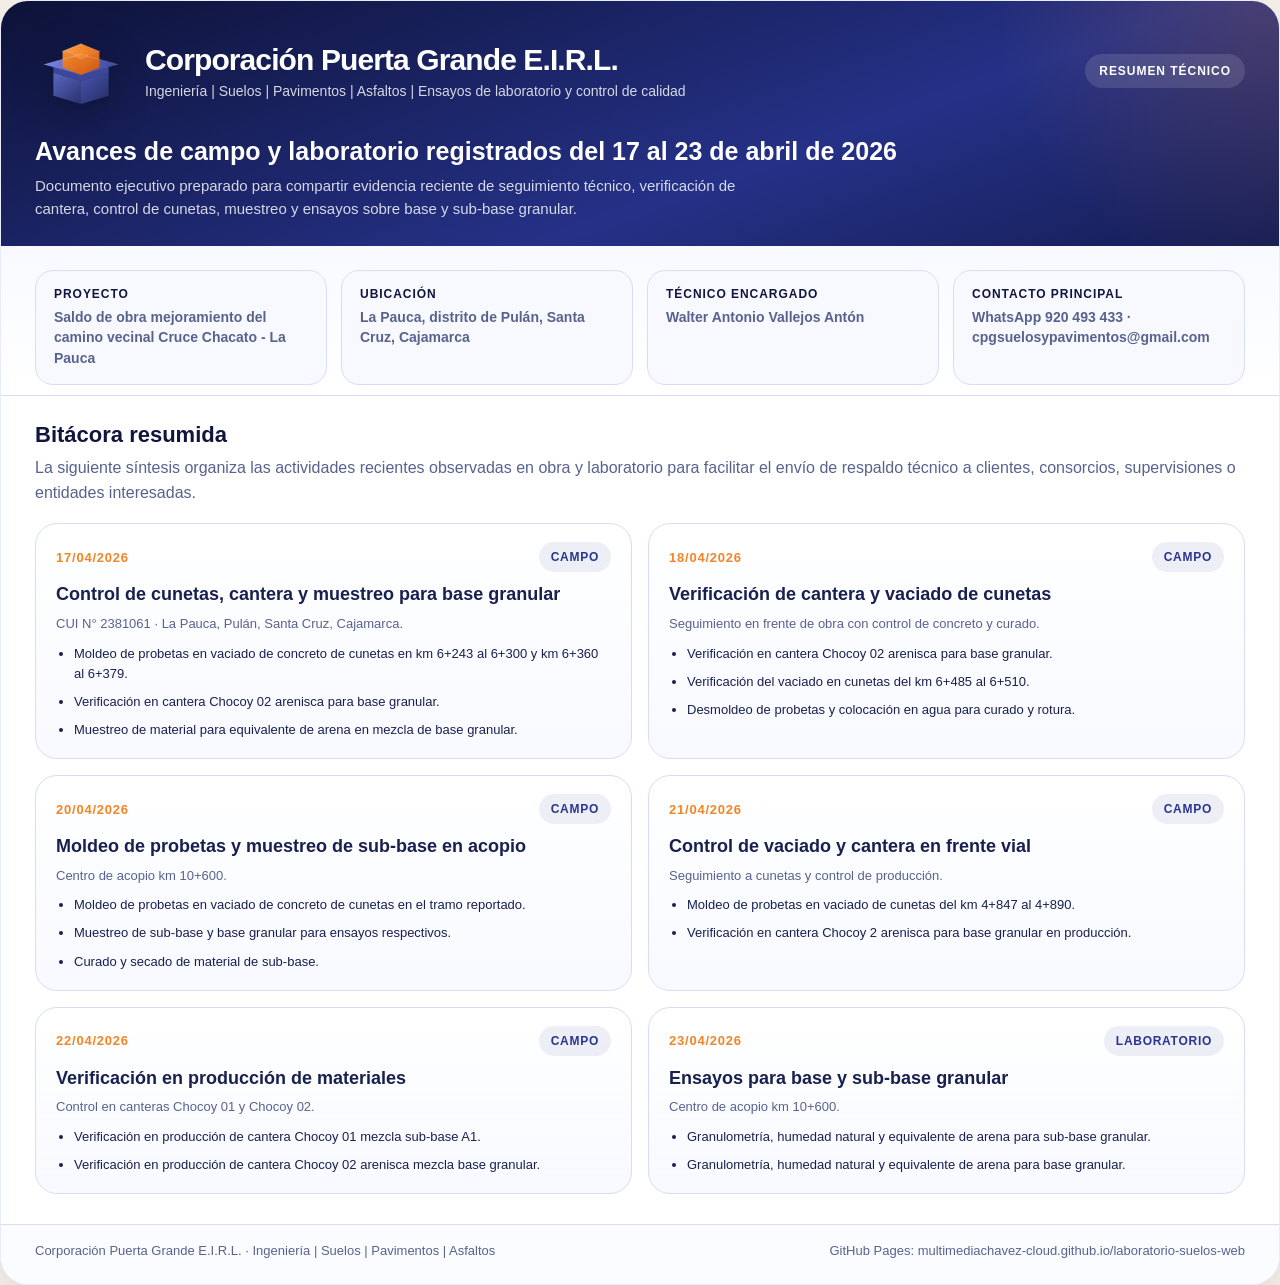
<file: reporte-avances-abril-2026.html>
<!DOCTYPE html>
<html lang="es">
<head>
  <meta charset="UTF-8">
  <meta name="viewport" content="width=device-width, initial-scale=1.0">
  <title>Resumen de Avances Abril 2026 | Corporación Puerta Grande E.I.R.L.</title>
  <style>
    :root {
      color-scheme: only light;
      --navy: #10153d;
      --navy-soft: #2a358f;
      --orange: #f28526;
      --sand: #f4efe7;
      --line: #d8ddf6;
      --text: #18204f;
      --soft: #58628d;
      --white: #ffffff;
    }

    @page {
      size: A4;
      margin: 14mm;
    }

    * {
      box-sizing: border-box;
    }

    body {
      margin: 0;
      font-family: "Segoe UI", Arial, sans-serif;
      color: var(--text);
      background: var(--sand);
    }

    .sheet {
      background: var(--white);
      border-radius: 28px;
      border: 1px solid #e8ebfb;
      box-shadow: 0 12px 30px rgba(16, 21, 61, 0.08);
      overflow: hidden;
    }

    .hero {
      padding: 30px 34px 26px;
      background:
        radial-gradient(circle at top right, rgba(242, 133, 38, 0.18), transparent 22%),
        linear-gradient(160deg, #0d1237, #253187 62%, #151d54);
      color: var(--white);
    }

    .hero-top {
      display: flex;
      justify-content: space-between;
      gap: 24px;
      align-items: center;
    }

    .brand {
      display: flex;
      align-items: center;
      gap: 18px;
    }

    .brand img {
      width: 92px;
      height: auto;
      filter: drop-shadow(0 10px 20px rgba(0, 0, 0, 0.24));
    }

    .brand-copy h1 {
      margin: 0;
      font-size: 30px;
      line-height: 1.05;
      letter-spacing: -0.03em;
    }

    .brand-copy p {
      margin: 8px 0 0;
      color: rgba(255, 255, 255, 0.82);
      font-size: 14px;
    }

    .tag {
      display: inline-flex;
      align-items: center;
      min-height: 34px;
      padding: 0 14px;
      border-radius: 999px;
      background: rgba(255, 255, 255, 0.12);
      font-size: 12px;
      font-weight: 700;
      letter-spacing: 0.08em;
      text-transform: uppercase;
    }

    .hero h2 {
      margin: 24px 0 8px;
      font-size: 25px;
      line-height: 1.2;
    }

    .hero p.hero-lead {
      margin: 0;
      max-width: 720px;
      color: rgba(255, 255, 255, 0.82);
      font-size: 15px;
      line-height: 1.55;
    }

    .summary {
      display: grid;
      grid-template-columns: repeat(4, minmax(0, 1fr));
      gap: 14px;
      padding: 24px 34px 10px;
      background: linear-gradient(180deg, rgba(247, 249, 255, 0.9), rgba(255, 255, 255, 0.96));
      border-bottom: 1px solid var(--line);
    }

    .summary-card {
      padding: 16px 18px;
      border-radius: 18px;
      background: #f7f9ff;
      border: 1px solid var(--line);
    }

    .summary-card strong {
      display: block;
      margin-bottom: 6px;
      color: var(--navy);
      font-size: 12px;
      letter-spacing: 0.08em;
      text-transform: uppercase;
    }

    .summary-card span {
      font-size: 14px;
      line-height: 1.45;
      color: var(--soft);
      font-weight: 600;
    }

    .content {
      padding: 26px 34px 30px;
    }

    .content h3 {
      margin: 0 0 8px;
      color: var(--navy);
      font-size: 22px;
    }

    .content > p {
      margin: 0 0 18px;
      color: var(--soft);
      line-height: 1.55;
    }

    .timeline {
      display: grid;
      grid-template-columns: repeat(2, minmax(0, 1fr));
      gap: 16px;
    }

    .entry {
      padding: 18px 20px;
      border-radius: 22px;
      border: 1px solid var(--line);
      background:
        linear-gradient(180deg, rgba(255, 255, 255, 1), rgba(247, 249, 255, 0.92));
    }

    .entry-top {
      display: flex;
      justify-content: space-between;
      gap: 12px;
      align-items: center;
      margin-bottom: 12px;
    }

    .entry-top strong {
      color: var(--orange);
      font-size: 13px;
      letter-spacing: 0.06em;
      text-transform: uppercase;
    }

    .entry-top span {
      display: inline-flex;
      align-items: center;
      min-height: 30px;
      padding: 0 12px;
      border-radius: 999px;
      background: rgba(42, 53, 143, 0.08);
      color: var(--navy-soft);
      font-size: 12px;
      font-weight: 700;
      text-transform: uppercase;
      letter-spacing: 0.06em;
    }

    .entry h4 {
      margin: 0 0 8px;
      font-size: 18px;
      line-height: 1.2;
    }

    .entry p {
      margin: 0 0 10px;
      color: var(--soft);
      font-size: 13px;
      line-height: 1.5;
    }

    .entry ul {
      margin: 0;
      padding-left: 18px;
      color: var(--text);
      font-size: 13px;
      line-height: 1.55;
    }

    .entry li + li {
      margin-top: 8px;
    }

    .footer {
      display: flex;
      justify-content: space-between;
      gap: 20px;
      align-items: center;
      padding: 18px 34px 26px;
      border-top: 1px solid var(--line);
      background: #fbfcff;
      color: var(--soft);
      font-size: 13px;
    }

    @media print {
      body {
        background: transparent;
      }

      .sheet {
        border: 0;
        box-shadow: none;
        border-radius: 0;
      }
    }
  </style>
</head>
<body>
  <main class="sheet">
    <section class="hero">
      <div class="hero-top">
        <div class="brand">
          <img src="assets/logo-cpg.svg" alt="Logo de Corporación Puerta Grande E.I.R.L.">
          <div class="brand-copy">
            <h1>Corporación Puerta Grande E.I.R.L.</h1>
            <p>Ingeniería | Suelos | Pavimentos | Asfaltos | Ensayos de laboratorio y control de calidad</p>
          </div>
        </div>
        <span class="tag">Resumen técnico</span>
      </div>

      <h2>Avances de campo y laboratorio registrados del 17 al 23 de abril de 2026</h2>
      <p class="hero-lead">Documento ejecutivo preparado para compartir evidencia reciente de seguimiento técnico, verificación de cantera, control de cunetas, muestreo y ensayos sobre base y sub-base granular.</p>
    </section>

    <section class="summary">
      <article class="summary-card">
        <strong>Proyecto</strong>
        <span>Saldo de obra mejoramiento del camino vecinal Cruce Chacato - La Pauca</span>
      </article>
      <article class="summary-card">
        <strong>Ubicación</strong>
        <span>La Pauca, distrito de Pulán, Santa Cruz, Cajamarca</span>
      </article>
      <article class="summary-card">
        <strong>Técnico encargado</strong>
        <span>Walter Antonio Vallejos Antón</span>
      </article>
      <article class="summary-card">
        <strong>Contacto principal</strong>
        <span>WhatsApp 920 493 433 · cpgsuelosypavimentos@gmail.com</span>
      </article>
    </section>

    <section class="content">
      <h3>Bitácora resumida</h3>
      <p>La siguiente síntesis organiza las actividades recientes observadas en obra y laboratorio para facilitar el envío de respaldo técnico a clientes, consorcios, supervisiones o entidades interesadas.</p>

      <div class="timeline">
        <article class="entry">
          <div class="entry-top">
            <strong>17/04/2026</strong>
            <span>Campo</span>
          </div>
          <h4>Control de cunetas, cantera y muestreo para base granular</h4>
          <p>CUI N° 2381061 · La Pauca, Pulán, Santa Cruz, Cajamarca.</p>
          <ul>
            <li>Moldeo de probetas en vaciado de concreto de cunetas en km 6+243 al 6+300 y km 6+360 al 6+379.</li>
            <li>Verificación en cantera Chocoy 02 arenisca para base granular.</li>
            <li>Muestreo de material para equivalente de arena en mezcla de base granular.</li>
          </ul>
        </article>

        <article class="entry">
          <div class="entry-top">
            <strong>18/04/2026</strong>
            <span>Campo</span>
          </div>
          <h4>Verificación de cantera y vaciado de cunetas</h4>
          <p>Seguimiento en frente de obra con control de concreto y curado.</p>
          <ul>
            <li>Verificación en cantera Chocoy 02 arenisca para base granular.</li>
            <li>Verificación del vaciado en cunetas del km 6+485 al 6+510.</li>
            <li>Desmoldeo de probetas y colocación en agua para curado y rotura.</li>
          </ul>
        </article>

        <article class="entry">
          <div class="entry-top">
            <strong>20/04/2026</strong>
            <span>Campo</span>
          </div>
          <h4>Moldeo de probetas y muestreo de sub-base en acopio</h4>
          <p>Centro de acopio km 10+600.</p>
          <ul>
            <li>Moldeo de probetas en vaciado de concreto de cunetas en el tramo reportado.</li>
            <li>Muestreo de sub-base y base granular para ensayos respectivos.</li>
            <li>Curado y secado de material de sub-base.</li>
          </ul>
        </article>

        <article class="entry">
          <div class="entry-top">
            <strong>21/04/2026</strong>
            <span>Campo</span>
          </div>
          <h4>Control de vaciado y cantera en frente vial</h4>
          <p>Seguimiento a cunetas y control de producción.</p>
          <ul>
            <li>Moldeo de probetas en vaciado de cunetas del km 4+847 al 4+890.</li>
            <li>Verificación en cantera Chocoy 2 arenisca para base granular en producción.</li>
          </ul>
        </article>

        <article class="entry">
          <div class="entry-top">
            <strong>22/04/2026</strong>
            <span>Campo</span>
          </div>
          <h4>Verificación en producción de materiales</h4>
          <p>Control en canteras Chocoy 01 y Chocoy 02.</p>
          <ul>
            <li>Verificación en producción de cantera Chocoy 01 mezcla sub-base A1.</li>
            <li>Verificación en producción de cantera Chocoy 02 arenisca mezcla base granular.</li>
          </ul>
        </article>

        <article class="entry">
          <div class="entry-top">
            <strong>23/04/2026</strong>
            <span>Laboratorio</span>
          </div>
          <h4>Ensayos para base y sub-base granular</h4>
          <p>Centro de acopio km 10+600.</p>
          <ul>
            <li>Granulometría, humedad natural y equivalente de arena para sub-base granular.</li>
            <li>Granulometría, humedad natural y equivalente de arena para base granular.</li>
          </ul>
        </article>
      </div>
    </section>

    <footer class="footer">
      <span>Corporación Puerta Grande E.I.R.L. · Ingeniería | Suelos | Pavimentos | Asfaltos</span>
      <span>GitHub Pages: multimediachavez-cloud.github.io/laboratorio-suelos-web</span>
    </footer>
  </main>
</body>
</html>
</file>
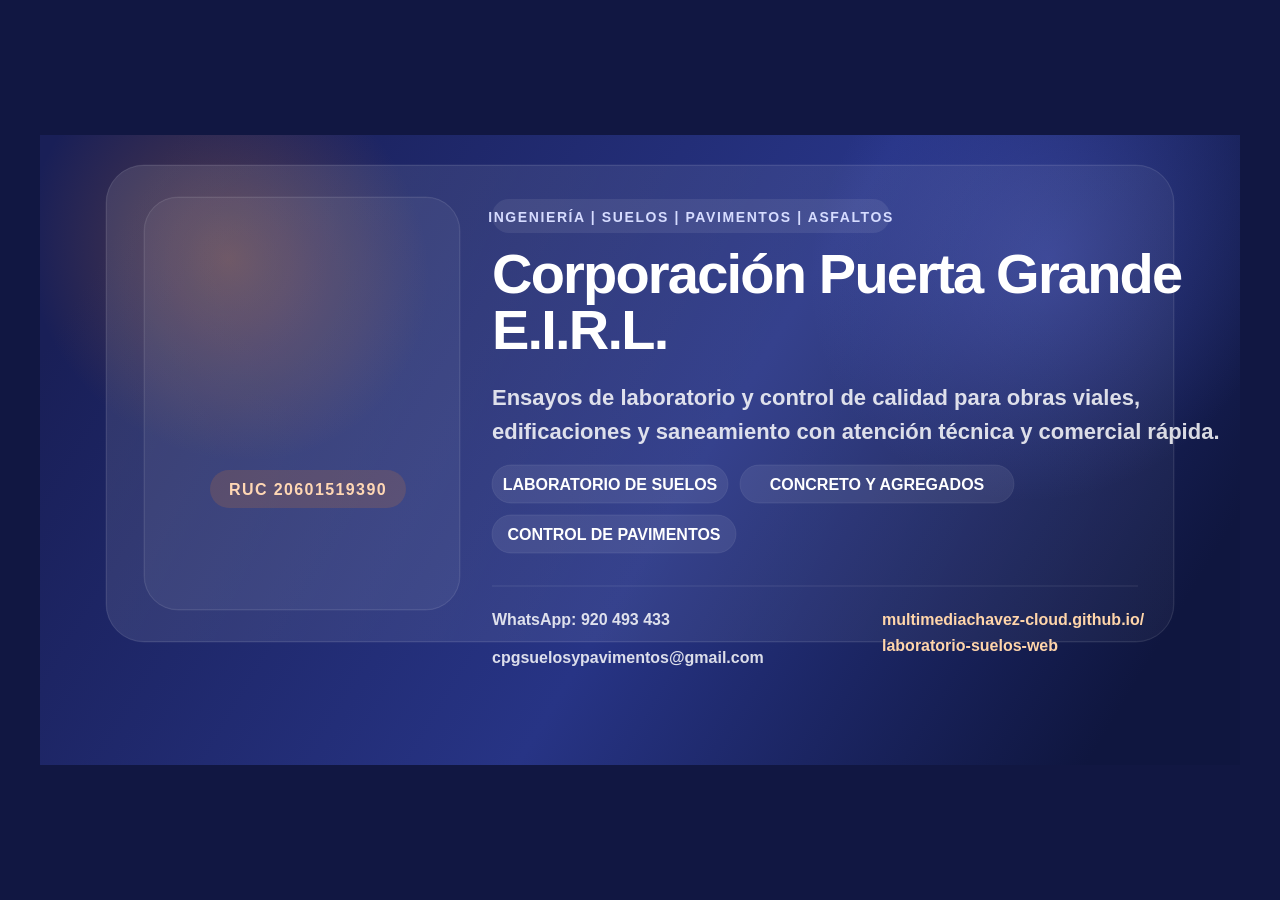
<file: social-preview-card.html>
<!DOCTYPE html>
<html lang="es">
<head>
  <meta charset="UTF-8">
  <meta name="viewport" content="width=device-width, initial-scale=1.0">
  <title>Social Preview</title>
  <style>
    html,
    body {
      margin: 0;
      width: 100%;
      height: 100%;
      overflow: hidden;
      background: #111742;
    }

    body {
      display: grid;
      place-items: center;
    }

    img {
      display: block;
      width: 1200px;
      height: 630px;
    }
  </style>
</head>
<body>
  <img src="assets/social-preview.svg" alt="Vista previa social de Corporación Puerta Grande E.I.R.L.">
</body>
</html>
</file>
<file: css/styles.css>
@import url("https://fonts.googleapis.com/css2?family=Manrope:wght@400;500;600;700;800&family=Sora:wght@400;500;600;700;800&display=swap");

:root {
  --bg: #10153d;
  --bg-soft: #1b2366;
  --surface: #2a358f;
  --surface-2: #5f6ede;
  --sand: #ffe4cd;
  --sand-deep: #ff9835;
  --paper: #f4f7ff;
  --line: rgba(255, 255, 255, 0.12);
  --line-dark: rgba(16, 21, 61, 0.14);
  --text: #11183f;
  --text-soft: #5a648c;
  --white: #ffffff;
  --accent: #f28526;
  --accent-strong: #d86615;
  --success: #7583e3;
  --shadow-xl: 0 32px 80px rgba(16, 21, 61, 0.3);
  --shadow-lg: 0 20px 50px rgba(27, 35, 102, 0.16);
  --radius-xl: 32px;
  --radius-lg: 24px;
  --radius-md: 18px;
  --container: min(1160px, calc(100vw - 32px));
}

*,
*::before,
*::after {
  box-sizing: border-box;
}

html {
  scroll-behavior: smooth;
}

body {
  margin: 0;
  font-family: "Manrope", "Segoe UI", sans-serif;
  background: var(--paper);
  color: var(--text);
  line-height: 1.6;
}

body::before {
  content: "";
  position: fixed;
  inset: 0;
  z-index: 25;
  background: rgba(6, 10, 30, 0.62);
  backdrop-filter: blur(8px);
  opacity: 0;
  visibility: hidden;
  pointer-events: none;
  transition: opacity 180ms ease, visibility 180ms ease;
}

body.nav-open::before {
  opacity: 1;
  visibility: visible;
}

img,
svg {
  display: block;
  max-width: 100%;
}

a {
  color: inherit;
  text-decoration: none;
}

button,
input,
select,
textarea {
  font: inherit;
}

button {
  border: 0;
  background: none;
  cursor: pointer;
}

.site-shell {
  min-height: 100vh;
  background:
    radial-gradient(circle at top right, rgba(242, 133, 38, 0.1), transparent 28%),
    radial-gradient(circle at top left, rgba(95, 110, 222, 0.1), transparent 26%),
    var(--paper);
}

section[id] {
  scroll-margin-top: 128px;
}

.container {
  width: var(--container);
  margin: 0 auto;
}

.sr-only {
  position: absolute;
  width: 1px;
  height: 1px;
  padding: 0;
  margin: -1px;
  overflow: hidden;
  clip: rect(0, 0, 0, 0);
  white-space: nowrap;
  border: 0;
}

.topbar {
  position: relative;
  z-index: 20;
  background: rgba(16, 21, 61, 0.94);
  border-bottom: 1px solid rgba(255, 255, 255, 0.07);
}

.topbar__content {
  display: flex;
  flex-wrap: wrap;
  gap: 10px 24px;
  justify-content: center;
  padding: 12px 0;
  color: rgba(255, 255, 255, 0.78);
  font-size: 0.94rem;
}

.topbar__item {
  margin: 0;
  display: inline-flex;
  align-items: center;
  gap: 10px;
  flex-wrap: wrap;
}

.topbar__socials {
  display: inline-flex;
  align-items: center;
  gap: 10px;
  flex-wrap: wrap;
}

.topbar__label {
  display: inline-flex;
  align-items: center;
  justify-content: center;
  min-width: 82px;
  min-height: 30px;
  padding: 0 12px;
  border-radius: 999px;
  background: rgba(255, 255, 255, 0.08);
  color: var(--sand-deep);
  font-size: 0.76rem;
  font-weight: 800;
  letter-spacing: 0.08em;
  text-transform: uppercase;
}

.topbar__item a {
  color: var(--white);
}

.topbar__separator {
  color: rgba(255, 255, 255, 0.56);
}

.social-links {
  display: flex;
  flex-wrap: wrap;
  gap: 10px;
  margin-top: 12px;
}

.social-links--topbar,
.social-links--footer {
  margin-top: 0;
}

.social-link {
  display: inline-flex;
  align-items: center;
  justify-content: center;
  min-height: 40px;
  padding: 0 16px;
  border-radius: 999px;
  background: rgba(42, 53, 143, 0.08);
  border: 1px solid rgba(42, 53, 143, 0.12);
  color: var(--text);
  font-weight: 700;
  transition: transform 180ms ease, background 180ms ease, border-color 180ms ease;
}

.social-link:hover,
.social-link:focus-visible {
  transform: translateY(-2px);
  background: rgba(199, 116, 61, 0.12);
  border-color: rgba(199, 116, 61, 0.34);
}

.social-link--compact {
  min-height: 34px;
  padding: 0 14px;
  font-size: 0.88rem;
}

.topbar .social-link {
  background: rgba(255, 255, 255, 0.08);
  border-color: rgba(255, 255, 255, 0.1);
  color: var(--white);
}

.topbar .social-link:hover,
.topbar .social-link:focus-visible,
.footer .social-link:hover,
.footer .social-link:focus-visible {
  background: rgba(199, 116, 61, 0.18);
  border-color: rgba(214, 185, 138, 0.34);
}

.header {
  position: sticky;
  top: 0;
  z-index: 30;
  background:
    linear-gradient(180deg, rgba(10, 14, 39, 0.94), rgba(16, 21, 61, 0.82));
  border-bottom: 1px solid rgba(255, 255, 255, 0.08);
  box-shadow: 0 10px 28px rgba(10, 14, 39, 0.2);
  backdrop-filter: blur(18px) saturate(140%);
  transition: background-color 180ms ease, box-shadow 180ms ease, border-color 180ms ease;
}

.header.is-scrolled {
  background: rgba(10, 14, 39, 0.96);
  border-bottom-color: rgba(255, 255, 255, 0.1);
  box-shadow: 0 14px 34px rgba(10, 14, 39, 0.28);
}

.header__content {
  display: flex;
  align-items: center;
  justify-content: space-between;
  gap: 24px;
  padding: 14px 0;
  transition: padding 180ms ease;
}

.brand {
  display: inline-flex;
  align-items: center;
  gap: 14px;
  min-width: 0;
  padding: 8px 14px 8px 10px;
  border-radius: 24px;
  background: rgba(255, 255, 255, 0.05);
  border: 1px solid rgba(255, 255, 255, 0.08);
  box-shadow: inset 0 1px 0 rgba(255, 255, 255, 0.05);
  transition: transform 180ms ease, background 180ms ease, border-color 180ms ease, box-shadow 180ms ease;
}

.brand__logo {
  width: 68px;
  height: auto;
  flex-shrink: 0;
  filter: drop-shadow(0 14px 24px rgba(8, 16, 53, 0.28));
  transition: width 180ms ease, filter 180ms ease;
}

.brand__text {
  display: flex;
  flex-direction: column;
  color: rgba(255, 255, 255, 0.98);
  line-height: 1.15;
  text-shadow: 0 1px 0 rgba(0, 0, 0, 0.16);
  transition: color 180ms ease;
}

.brand__text strong {
  font-family: "Sora", "Segoe UI", sans-serif;
  font-size: 1.02rem;
  letter-spacing: 0.01em;
}

.brand__text small {
  color: rgba(255, 255, 255, 0.78);
  font-size: 0.75rem;
  letter-spacing: 0.03em;
  text-transform: uppercase;
}

.nav {
  display: flex;
  align-items: center;
  gap: 18px;
  padding: 8px 10px 8px 18px;
  border-radius: 999px;
  background: rgba(255, 255, 255, 0.05);
  border: 1px solid rgba(255, 255, 255, 0.08);
  box-shadow: inset 0 1px 0 rgba(255, 255, 255, 0.04);
  color: rgba(255, 255, 255, 0.9);
  transition: transform 180ms ease, background 180ms ease, border-color 180ms ease, box-shadow 180ms ease;
}

.nav a {
  font-weight: 700;
  letter-spacing: 0.01em;
  transition: color 160ms ease, background 160ms ease, border-color 160ms ease, transform 160ms ease;
}

.nav a:hover,
.nav a:focus-visible {
  color: var(--white);
}

.nav__link {
  position: relative;
  display: inline-flex;
  align-items: center;
  justify-content: center;
  min-height: 40px;
  padding: 0 12px;
  border-radius: 999px;
  border: 1px solid transparent;
  color: rgba(255, 255, 255, 0.88);
  font-size: 0.9rem;
  text-transform: uppercase;
}

.nav__link::before {
  content: "";
  position: absolute;
  left: 12px;
  top: 50%;
  width: 6px;
  height: 6px;
  border-radius: 999px;
  background: linear-gradient(135deg, var(--accent), var(--sand-deep));
  box-shadow: 0 0 0 4px rgba(242, 133, 38, 0.12);
  transform: translateY(-50%) scale(0);
  opacity: 0;
  transition: transform 180ms ease, opacity 180ms ease;
}

.nav__link::after {
  content: "";
  position: absolute;
  left: 12px;
  right: 12px;
  bottom: 6px;
  height: 2px;
  border-radius: 999px;
  background: linear-gradient(90deg, var(--accent), var(--sand-deep));
  transform: scaleX(0);
  transform-origin: center;
  opacity: 0;
  transition: transform 180ms ease, opacity 180ms ease;
}

.nav__link:hover,
.nav__link:focus-visible {
  background: rgba(255, 255, 255, 0.08);
  border-color: rgba(255, 255, 255, 0.08);
}

.nav__link:hover::after,
.nav__link:focus-visible::after,
.nav__link.is-active::after {
  transform: scaleX(1);
  opacity: 1;
}

.nav__link.is-active {
  padding-left: 24px;
  color: var(--white);
  background: rgba(255, 255, 255, 0.09);
  border-color: rgba(255, 255, 255, 0.1);
  box-shadow: 0 12px 24px rgba(8, 16, 53, 0.18);
}

.nav__link.is-active::before {
  transform: translateY(-50%) scale(1);
  opacity: 1;
}

.nav-toggle {
  display: none;
  width: 48px;
  height: 48px;
  border-radius: 14px;
  border: 1px solid rgba(255, 255, 255, 0.12);
  background: rgba(255, 255, 255, 0.05);
  padding: 0 11px;
  transition: background 180ms ease, border-color 180ms ease, transform 180ms ease;
}

.nav-toggle span {
  display: block;
  width: 100%;
  height: 2px;
  margin: 6px 0;
  background: var(--white);
  border-radius: 999px;
  transition: transform 180ms ease, opacity 180ms ease;
}

.nav-toggle.is-active {
  background: rgba(255, 255, 255, 0.08);
  border-color: rgba(255, 255, 255, 0.18);
}

.nav-toggle.is-active span:nth-child(1) {
  transform: translateY(8px) rotate(45deg);
}

.nav-toggle.is-active span:nth-child(2) {
  opacity: 0;
}

.nav-toggle.is-active span:nth-child(3) {
  transform: translateY(-8px) rotate(-45deg);
}

.header.is-scrolled .header__content {
  padding: 10px 0;
}

.header.is-scrolled .brand {
  transform: translateY(-1px);
  background: rgba(255, 255, 255, 0.06);
  border-color: rgba(255, 255, 255, 0.1);
}

.header.is-scrolled .brand__logo {
  width: 64px;
  filter: drop-shadow(0 16px 26px rgba(8, 16, 53, 0.34));
}

.header.is-scrolled .nav {
  background: rgba(255, 255, 255, 0.06);
  border-color: rgba(255, 255, 255, 0.1);
  box-shadow: 0 14px 28px rgba(8, 16, 53, 0.18), inset 0 1px 0 rgba(255, 255, 255, 0.04);
}

.button {
  display: inline-flex;
  align-items: center;
  justify-content: center;
  gap: 10px;
  min-height: 50px;
  padding: 0 22px;
  border-radius: 999px;
  border: 1px solid transparent;
  font-weight: 700;
  transition: transform 180ms ease, box-shadow 180ms ease, background 180ms ease, border-color 180ms ease;
}

.button:hover,
.button:focus-visible {
  transform: translateY(-2px);
}

.button--solid {
  background: linear-gradient(135deg, var(--accent), var(--sand-deep));
  color: var(--bg);
  box-shadow: 0 18px 35px rgba(242, 133, 38, 0.28);
}

.button--ghost {
  border-color: rgba(255, 255, 255, 0.22);
  color: var(--white);
  background: rgba(255, 255, 255, 0.04);
}

.button--ghost-dark {
  border-color: rgba(42, 53, 143, 0.16);
  color: var(--accent-strong);
  background: rgba(42, 53, 143, 0.04);
}

.button--small {
  min-height: 42px;
  padding: 0 18px;
}

.hero {
  position: relative;
  overflow: hidden;
  --pointer-x: 62%;
  --pointer-y: 24%;
  padding: 42px 0 88px;
  background:
    radial-gradient(circle at 82% 18%, rgba(242, 133, 38, 0.28), transparent 22%),
    radial-gradient(circle at 18% 26%, rgba(95, 110, 222, 0.2), transparent 24%),
    linear-gradient(180deg, rgba(16, 21, 61, 0.98), rgba(27, 35, 102, 1));
}

.hero::before,
.hero::after {
  content: "";
  position: absolute;
  inset: auto;
  pointer-events: none;
}

.hero::before {
  top: 96px;
  left: 0;
  width: 42vw;
  height: 42vw;
  border-radius: 50%;
  background: radial-gradient(circle, rgba(95, 110, 222, 0.18), transparent 66%);
}

.hero::after {
  right: -10vw;
  bottom: -18vw;
  width: 44vw;
  height: 44vw;
  border-radius: 38% 62% 41% 59%;
  background: radial-gradient(circle, rgba(242, 133, 38, 0.18), transparent 70%);
}

.hero__fx {
  position: absolute;
  inset: 0;
  overflow: hidden;
  pointer-events: none;
}

.hero__fx-grid,
.hero__fx-glow,
.hero__fx-ring {
  position: absolute;
  inset: 0;
}

.hero__fx-grid {
  background-image:
    linear-gradient(rgba(255, 255, 255, 0.045) 1px, transparent 1px),
    linear-gradient(90deg, rgba(255, 255, 255, 0.045) 1px, transparent 1px);
  background-size: 72px 72px;
  mask-image: linear-gradient(180deg, rgba(0, 0, 0, 0.75), transparent 85%);
  opacity: 0.4;
}

.hero__fx-glow {
  background: radial-gradient(circle at var(--pointer-x) var(--pointer-y), rgba(95, 110, 222, 0.35), transparent 22%);
  transition: background-position 180ms ease;
}

.hero__fx-glow--orange {
  background: radial-gradient(circle at 78% 22%, rgba(242, 133, 38, 0.24), transparent 24%);
  animation: pulseDrift 8s ease-in-out infinite;
}

.hero__fx-ring {
  width: 52vw;
  height: 52vw;
  left: 54%;
  top: -6%;
  border-radius: 50%;
  border: 1px solid rgba(255, 255, 255, 0.08);
  box-shadow:
    0 0 0 24px rgba(255, 255, 255, 0.02),
    0 0 0 72px rgba(255, 255, 255, 0.015);
  opacity: 0.5;
  animation: spinSlow 24s linear infinite;
}

.hero__scenes {
  position: absolute;
  inset: 0;
  overflow: hidden;
  pointer-events: none;
}

.hero__scene {
  position: absolute;
  inset: -4%;
  opacity: 0;
  transform: scale(1.05);
  transition:
    opacity 900ms ease,
    transform 5200ms ease;
}

.hero__scene.is-active {
  opacity: 0.95;
  transform: scale(1);
}

.hero__scene::before,
.hero__scene::after {
  content: "";
  position: absolute;
}

.hero__scene::after {
  width: min(24vw, 260px);
  height: min(24vw, 260px);
  right: 10%;
  top: 18%;
  background: url("../assets/logo-cpg.svg") center / contain no-repeat;
  opacity: 0.08;
  filter: drop-shadow(0 18px 28px rgba(7, 13, 42, 0.18));
}

.hero__scene--one {
  background:
    radial-gradient(circle at 76% 24%, rgba(242, 133, 38, 0.22), transparent 18%),
    radial-gradient(circle at 18% 24%, rgba(95, 110, 222, 0.14), transparent 22%),
    linear-gradient(105deg, rgba(255, 255, 255, 0.04), transparent 38%);
}

.hero__scene--one::before {
  top: 18%;
  right: 8%;
  width: min(38vw, 520px);
  height: 58%;
  border-radius: 42px;
  background:
    linear-gradient(160deg, rgba(255, 255, 255, 0.12), rgba(255, 255, 255, 0.02)),
    linear-gradient(135deg, rgba(242, 133, 38, 0.12), rgba(95, 110, 222, 0.06));
  border: 1px solid rgba(255, 255, 255, 0.08);
  box-shadow:
    inset 0 1px 0 rgba(255, 255, 255, 0.08),
    0 26px 60px rgba(10, 14, 39, 0.18);
  transform: rotate(-7deg);
}

.hero__scene--two {
  background:
    radial-gradient(circle at 84% 28%, rgba(255, 152, 53, 0.24), transparent 20%),
    radial-gradient(circle at 28% 78%, rgba(95, 110, 222, 0.18), transparent 26%),
    linear-gradient(120deg, rgba(255, 255, 255, 0.05), transparent 40%);
}

.hero__scene--two::before {
  left: 54%;
  top: 14%;
  width: min(34vw, 470px);
  height: 62%;
  border-radius: 36px;
  background:
    linear-gradient(180deg, rgba(12, 18, 54, 0.18), rgba(255, 255, 255, 0.03)),
    linear-gradient(135deg, rgba(255, 255, 255, 0.08), rgba(242, 133, 38, 0.08));
  border: 1px solid rgba(255, 255, 255, 0.1);
  box-shadow:
    inset 0 1px 0 rgba(255, 255, 255, 0.08),
    0 30px 80px rgba(10, 14, 39, 0.22);
  transform: rotate(8deg);
}

.hero__scene--three {
  background:
    radial-gradient(circle at 76% 18%, rgba(242, 133, 38, 0.16), transparent 18%),
    radial-gradient(circle at 22% 26%, rgba(95, 110, 222, 0.22), transparent 24%),
    linear-gradient(90deg, rgba(255, 255, 255, 0.04), transparent 34%);
}

.hero__scene--three::before {
  right: 4%;
  bottom: 10%;
  width: min(42vw, 560px);
  height: 42%;
  border-radius: 999px;
  background:
    linear-gradient(135deg, rgba(242, 133, 38, 0.14), rgba(95, 110, 222, 0.06)),
    rgba(255, 255, 255, 0.03);
  border: 1px solid rgba(255, 255, 255, 0.08);
  box-shadow:
    inset 0 1px 0 rgba(255, 255, 255, 0.08),
    0 22px 56px rgba(10, 14, 39, 0.18);
  transform: rotate(-14deg);
}

.hero__grid {
  display: grid;
  grid-template-columns: minmax(0, 1.15fr) minmax(320px, 0.85fr);
  gap: 46px;
  align-items: center;
}

.hero__content {
  position: relative;
  z-index: 1;
}

.hero__panel {
  position: relative;
  display: grid;
  gap: 18px;
  z-index: 1;
}

.hero.hero--primed .hero__content {
  opacity: 0;
  transform: translate3d(0, 30px, 0);
}

.hero.hero--primed .hero__panel {
  opacity: 0;
  transform: translate3d(28px, 34px, 0) scale(0.985);
}

.hero.hero--primed .hero__content,
.hero.hero--primed .hero__panel {
  transition:
    opacity 560ms cubic-bezier(0.2, 0.9, 0.22, 1),
    transform 560ms cubic-bezier(0.2, 0.9, 0.22, 1);
}

.hero.hero--primed.hero--entered .hero__content,
.hero.hero--primed.hero--entered .hero__panel {
  opacity: 1;
  transform: translate3d(0, 0, 0) scale(1);
}

.hero__content > * {
  transition:
    opacity 460ms ease,
    transform 460ms cubic-bezier(0.2, 0.9, 0.22, 1);
}

.hero.hero--primed .hero__content > *:not(.hero__stats) {
  opacity: 0;
  transform: translateY(18px);
}

.hero.hero--primed .hero__stats {
  opacity: 0;
}

.hero.hero--primed.hero--entered .hero__content > *:not(.hero__stats) {
  opacity: 1;
  transform: translateY(0);
}

.hero.hero--primed.hero--entered .hero__stats {
  opacity: 1;
}

.hero.hero--primed .hero__seal {
  transition-delay: 30ms;
}

.hero.hero--primed .eyebrow,
.hero.hero--primed h1 {
  transition-delay: 90ms;
}

.hero.hero--primed .hero__lead {
  transition-delay: 140ms;
}

.hero.hero--primed .hero__actions {
  transition-delay: 180ms;
}

.hero.hero--primed .hero__mobile-commercial,
.hero.hero--primed .hero__chips {
  transition-delay: 220ms;
}

.hero.hero--primed .hero__stats {
  transition: opacity 520ms ease 260ms;
}

.hero.hero--primed .hero__panel > * {
  opacity: 0;
  filter: blur(8px);
  transition: opacity 420ms ease, filter 420ms ease;
}

.hero.hero--primed.hero--entered .hero__panel > * {
  opacity: 1;
  filter: blur(0);
}

.hero.hero--primed .hero-card--primary {
  transition-delay: 120ms;
}

.hero.hero--primed .hero-card--secondary {
  transition-delay: 200ms;
}

.hero.hero--primed .hero-diagram {
  transition-delay: 260ms;
}

.hero__seal {
  display: inline-flex;
  align-items: center;
  gap: 14px;
  margin-bottom: 18px;
  padding: 14px 18px;
  border-radius: 24px;
  background: rgba(255, 255, 255, 0.08);
  border: 1px solid rgba(255, 255, 255, 0.12);
  box-shadow: 0 18px 38px rgba(9, 13, 36, 0.24);
  backdrop-filter: blur(12px);
}

.hero__seal-logo {
  width: 62px;
  height: auto;
  flex-shrink: 0;
}

.hero__seal-copy strong,
.hero__seal-copy span {
  display: block;
}

.hero__seal-copy strong {
  color: var(--white);
  font-family: "Sora", "Segoe UI", sans-serif;
  font-size: 0.96rem;
}

.hero__seal-copy span {
  margin-top: 4px;
  color: rgba(255, 255, 255, 0.72);
  font-size: 0.78rem;
  letter-spacing: 0.08em;
  text-transform: uppercase;
}

.hero__seal-note {
  color: var(--sand-deep);
}

.eyebrow {
  display: inline-flex;
  align-items: center;
  gap: 8px;
  padding: 10px 16px;
  border-radius: 999px;
  background: rgba(255, 255, 255, 0.06);
  border: 1px solid rgba(255, 255, 255, 0.12);
  color: var(--sand-deep);
  font-size: 0.84rem;
  font-weight: 700;
  letter-spacing: 0.04em;
  text-transform: uppercase;
}

.eyebrow--dark {
  background: rgba(42, 53, 143, 0.06);
  border-color: rgba(42, 53, 143, 0.12);
  color: var(--accent-strong);
}

.hero h1,
.section-heading h2,
.detail-intro h2,
.coverage-copy h2,
.contact-copy h2 {
  margin: 20px 0 16px;
  font-family: "Sora", "Segoe UI", sans-serif;
  line-height: 1.05;
  letter-spacing: -0.03em;
}

.hero h1 {
  max-width: 13ch;
  color: var(--white);
  font-size: clamp(3rem, 6vw, 5.4rem);
}

.hero__lead,
.section-heading p,
.detail-intro p,
.coverage-copy p,
.contact-copy p {
  max-width: 62ch;
  margin: 0;
  color: rgba(255, 255, 255, 0.74);
  font-size: 1.08rem;
}

.hero__actions {
  display: flex;
  flex-wrap: wrap;
  gap: 14px;
  margin-top: 28px;
}

.hero__mobile-commercial {
  display: none;
}

.hero__mobile-offer {
  padding: 18px 18px 16px;
  border-radius: 22px;
  background:
    radial-gradient(circle at top right, rgba(242, 133, 38, 0.18), transparent 34%),
    linear-gradient(160deg, rgba(255, 255, 255, 0.1), rgba(255, 255, 255, 0.05));
  border: 1px solid rgba(255, 255, 255, 0.12);
  box-shadow: 0 18px 36px rgba(9, 13, 36, 0.2);
  backdrop-filter: blur(12px);
}

.hero__mobile-offer strong,
.hero__mobile-offer span {
  display: block;
}

.hero__mobile-offer strong {
  color: var(--white);
  font-family: "Sora", "Segoe UI", sans-serif;
  font-size: 1rem;
  line-height: 1.25;
}

.hero__mobile-offer span {
  margin-top: 8px;
  color: rgba(255, 255, 255, 0.76);
  font-size: 0.94rem;
  line-height: 1.55;
}

.hero__mobile-proof {
  display: grid;
  grid-template-columns: repeat(3, minmax(0, 1fr));
  gap: 10px;
  margin-top: 10px;
}

.hero__mobile-proof span {
  display: grid;
  place-items: center;
  min-height: 42px;
  padding: 0 10px;
  border-radius: 14px;
  background: rgba(255, 255, 255, 0.06);
  border: 1px solid rgba(255, 255, 255, 0.08);
  color: rgba(255, 255, 255, 0.86);
  font-size: 0.8rem;
  font-weight: 800;
  letter-spacing: 0.03em;
  text-align: center;
}

.hero__chips {
  display: flex;
  flex-wrap: wrap;
  gap: 12px;
  margin-top: 28px;
}

.hero__chips span {
  padding: 9px 14px;
  border-radius: 999px;
  background: rgba(255, 255, 255, 0.07);
  border: 1px solid rgba(255, 255, 255, 0.08);
  color: rgba(255, 255, 255, 0.84);
  font-size: 0.94rem;
}

.hero__stats {
  display: grid;
  grid-template-columns: repeat(3, minmax(0, 1fr));
  gap: 14px;
  margin-top: 34px;
}

.stat-card {
  padding: 18px;
  border-radius: var(--radius-md);
  background: rgba(255, 255, 255, 0.06);
  border: 1px solid rgba(255, 255, 255, 0.08);
  box-shadow: inset 0 1px 0 rgba(255, 255, 255, 0.04);
  backdrop-filter: blur(10px);
}

.stat-card strong {
  display: flex;
  align-items: flex-end;
  gap: 8px;
  color: var(--white);
  font-family: "Sora", "Segoe UI", sans-serif;
  font-size: 1rem;
  text-transform: uppercase;
  letter-spacing: 0.04em;
}

.stat-card span {
  display: block;
  margin-top: 8px;
  color: rgba(255, 255, 255, 0.68);
  font-size: 0.95rem;
}

.stat-card__number {
  font-size: 1.85rem;
  line-height: 1;
}

.stat-card strong small {
  font-size: 0.8rem;
  color: rgba(255, 255, 255, 0.72);
  margin-bottom: 3px;
}

.hero-card {
  position: relative;
  overflow: hidden;
  padding: 28px;
  border-radius: var(--radius-xl);
  box-shadow: var(--shadow-xl);
}

.hero-card::after,
.service-card::after,
.project-card::after,
.presentation-card::after,
.report-card::after,
.gallery-card::after,
.contact-form::after {
  content: "";
  position: absolute;
  inset: -120% auto auto -20%;
  width: 60%;
  height: 240%;
  transform: rotate(18deg);
  background: linear-gradient(90deg, transparent, rgba(255, 255, 255, 0.16), transparent);
  opacity: 0;
  transition: transform 700ms ease, opacity 700ms ease;
  pointer-events: none;
}

.hero-card:hover::after,
.service-card:hover::after,
.project-card:hover::after,
.presentation-card:hover::after,
.report-card:hover::after,
.gallery-card:hover::after,
.contact-form:hover::after {
  opacity: 1;
  transform: rotate(18deg) translateX(180%);
}

.hero-card--primary {
  background:
    linear-gradient(160deg, rgba(247, 243, 235, 0.98), rgba(237, 226, 207, 0.94));
}

.hero-card--secondary {
  display: grid;
  grid-template-columns: repeat(2, minmax(0, 1fr));
  gap: 14px;
  background: linear-gradient(160deg, rgba(27, 35, 102, 1), rgba(16, 21, 61, 1));
  border: 1px solid rgba(255, 255, 255, 0.08);
}

.hero-card--secondary > .metric {
  display: none;
}

.hero-showcase {
  grid-column: 1 / -1;
  display: grid;
  gap: 18px;
}

.hero-showcase__visuals {
  position: relative;
  min-height: 220px;
  border-radius: 28px;
  overflow: hidden;
  background:
    radial-gradient(circle at top right, rgba(242, 133, 38, 0.18), transparent 34%),
    linear-gradient(160deg, rgba(255, 255, 255, 0.08), rgba(255, 255, 255, 0.03));
  border: 1px solid rgba(255, 255, 255, 0.1);
  box-shadow:
    inset 0 1px 0 rgba(255, 255, 255, 0.06),
    0 18px 34px rgba(6, 12, 38, 0.18);
}

.hero-showcase__visual {
  position: absolute;
  inset: 0;
  margin: 0;
  opacity: 0;
  transform: scale(1.04);
  transition:
    opacity 420ms ease,
    transform 900ms ease;
}

.hero-showcase__visual.is-active {
  opacity: 1;
  transform: scale(1);
}

.hero-showcase__visual img {
  width: 100%;
  height: 100%;
  object-fit: cover;
}

.hero-showcase__stage {
  position: relative;
  min-height: 238px;
  display: block;
  overflow: hidden;
  will-change: height;
  transition: height 320ms ease, min-height 320ms ease;
}

.hero-showcase__item {
  position: absolute;
  top: 0;
  right: 0;
  left: 0;
  display: grid;
  align-content: start;
  gap: 16px;
  padding-bottom: 2px;
  opacity: 0;
  transform: translateY(18px);
  pointer-events: none;
  transition:
    opacity 420ms ease,
    transform 420ms ease;
}

.hero-showcase__item.is-active {
  opacity: 1;
  transform: translateY(0);
  pointer-events: auto;
}

.hero-showcase__kicker {
  display: inline-flex;
  width: fit-content;
  min-height: 32px;
  align-items: center;
  padding: 0 14px;
  border-radius: 999px;
  background: rgba(255, 255, 255, 0.08);
  color: var(--sand);
  font-size: 0.78rem;
  font-weight: 800;
  letter-spacing: 0.08em;
  text-transform: uppercase;
}

.hero-showcase h3 {
  margin: 0;
  color: var(--white);
  font-family: "Sora", "Segoe UI", sans-serif;
  font-size: clamp(1.42rem, 2vw, 1.9rem);
  line-height: 1.14;
  text-wrap: balance;
}

.hero-showcase p {
  margin: 0;
  max-width: 48ch;
  color: rgba(255, 255, 255, 0.76);
  font-size: 0.98rem;
  line-height: 1.62;
}

.hero-showcase__tags {
  display: flex;
  flex-wrap: wrap;
  gap: 12px;
}

.hero-showcase__tags span {
  display: inline-flex;
  align-items: center;
  justify-content: center;
  min-height: 36px;
  padding: 0 14px;
  border-radius: 999px;
  background: rgba(255, 255, 255, 0.06);
  border: 1px solid rgba(255, 255, 255, 0.08);
  color: rgba(255, 255, 255, 0.88);
  font-size: 0.82rem;
  font-weight: 800;
  letter-spacing: 0.03em;
  line-height: 1.15;
  text-align: center;
  white-space: normal;
}

.hero-showcase__controls {
  display: grid;
  grid-template-columns: repeat(3, minmax(0, 1fr));
  gap: 10px;
  align-items: stretch;
}

.hero-showcase__button {
  display: inline-flex;
  align-items: center;
  justify-content: center;
  gap: 10px;
  width: 100%;
  min-height: 52px;
  padding: 10px 14px;
  min-width: 0;
  border-radius: 999px;
  border: 1px solid rgba(255, 255, 255, 0.08);
  background: rgba(255, 255, 255, 0.04);
  color: rgba(255, 255, 255, 0.72);
  font-size: 0.84rem;
  font-weight: 800;
  letter-spacing: 0.04em;
  line-height: 1.15;
  text-align: center;
  text-transform: uppercase;
  white-space: normal;
  transition:
    color 180ms ease,
    background 180ms ease,
    border-color 180ms ease,
    transform 180ms ease;
}

.hero-showcase__button:hover,
.hero-showcase__button:focus-visible {
  transform: translateY(-1px);
  color: var(--white);
  background: rgba(255, 255, 255, 0.08);
}

.hero-showcase__button.is-active {
  color: var(--white);
  background: linear-gradient(135deg, rgba(242, 133, 38, 0.2), rgba(255, 255, 255, 0.06));
  border-color: rgba(242, 133, 38, 0.3);
  box-shadow: 0 14px 28px rgba(8, 16, 53, 0.18);
}

.hero-showcase__dot {
  flex: 0 0 auto;
  width: 10px;
  height: 10px;
  border-radius: 50%;
  background: rgba(255, 255, 255, 0.28);
  box-shadow: 0 0 0 6px rgba(255, 255, 255, 0.04);
}

.hero-showcase__button.is-active .hero-showcase__dot {
  background: var(--sand-deep);
  box-shadow: 0 0 0 6px rgba(242, 133, 38, 0.12);
}

.section-showcase {
  display: grid;
  grid-template-columns: minmax(0, 0.9fr) minmax(360px, 1.1fr);
  gap: 22px;
  align-items: stretch;
  margin-bottom: 52px;
}

.section-showcase__copy,
.section-showcase__panel {
  position: relative;
  overflow: hidden;
  min-height: 100%;
  border-radius: var(--radius-xl);
  box-shadow: var(--shadow-xl);
}

.section-showcase__copy {
  padding: 34px 32px;
  background:
    radial-gradient(circle at top right, rgba(242, 133, 38, 0.16), transparent 28%),
    linear-gradient(180deg, rgba(255, 255, 255, 0.94), rgba(247, 243, 235, 0.92));
  border: 1px solid rgba(42, 53, 143, 0.08);
}

.section-showcase__copy::after,
.section-showcase__panel::after {
  content: "";
  position: absolute;
  inset: 0;
  pointer-events: none;
}

.section-showcase__copy::after {
  background:
    linear-gradient(90deg, rgba(42, 53, 143, 0.05) 1px, transparent 1px),
    linear-gradient(rgba(42, 53, 143, 0.05) 1px, transparent 1px);
  background-size: 34px 34px;
  mask-image: linear-gradient(180deg, rgba(0, 0, 0, 0.16), transparent 70%);
}

.section-showcase__panel::after {
  inset: -30% auto auto -18%;
  width: 52%;
  height: 180%;
  transform: rotate(18deg);
  background: linear-gradient(180deg, rgba(255, 255, 255, 0.15), transparent 72%);
  opacity: 0.38;
}

.section-showcase__copy > *,
.section-showcase__panel > * {
  position: relative;
  z-index: 1;
}

.section-showcase__copy h2 {
  margin: 18px 0 14px;
  font-size: clamp(2rem, 4vw, 3.4rem);
  color: var(--text);
}

.section-showcase__copy p {
  margin: 0;
  color: var(--text-soft);
  font-size: 1.02rem;
}

.section-showcase__stats {
  display: grid;
  grid-template-columns: repeat(3, minmax(0, 1fr));
  gap: 14px;
  margin-top: 24px;
}

.section-showcase__stat {
  padding: 18px 16px;
  border-radius: 22px;
  background: rgba(16, 21, 61, 0.04);
  border: 1px solid rgba(42, 53, 143, 0.08);
}

.section-showcase__stat strong {
  display: block;
  color: var(--accent-strong);
  font-family: "Sora", "Segoe UI", sans-serif;
  font-size: 1.08rem;
}

.section-showcase__stat span {
  display: block;
  margin-top: 8px;
  color: var(--text-soft);
  font-size: 0.92rem;
}

.section-showcase__actions {
  display: flex;
  flex-wrap: wrap;
  gap: 12px;
  margin-top: 24px;
}

.section-showcase__panel {
  padding: 24px;
  background:
    radial-gradient(circle at top right, rgba(242, 133, 38, 0.18), transparent 22%),
    linear-gradient(160deg, rgba(27, 35, 102, 1), rgba(16, 21, 61, 1));
  border: 1px solid rgba(255, 255, 255, 0.08);
}

.hero-showcase--section {
  gap: 20px;
}

.hero-showcase--section .hero-showcase__visuals {
  min-height: 250px;
}

.hero-showcase--section .hero-showcase__stage {
  min-height: 214px;
}

.hero-card__label,
.detail-panel__title {
  display: inline-flex;
  align-items: center;
  gap: 8px;
  font-size: 0.88rem;
  font-weight: 800;
  text-transform: uppercase;
  letter-spacing: 0.08em;
}

.hero-card__label {
  color: var(--accent-strong);
}

.hero-card__label::before,
.detail-panel__title::before {
  content: "";
  width: 10px;
  height: 10px;
  border-radius: 999px;
  background: currentColor;
}

.hero-card h2 {
  margin: 16px 0 0;
  font-family: "Sora", "Segoe UI", sans-serif;
  font-size: clamp(1.6rem, 2vw, 2.2rem);
  line-height: 1.16;
  color: var(--text);
}

.hero-card__list {
  margin: 18px 0 0;
  padding: 0 0 0 18px;
  color: var(--text-soft);
}

.hero-card__list li + li {
  margin-top: 10px;
}

.metric {
  padding: 18px;
  border-radius: 20px;
  background: rgba(255, 255, 255, 0.04);
  border: 1px solid rgba(255, 255, 255, 0.08);
}

.metric__value {
  display: block;
  color: var(--white);
  font-family: "Sora", "Segoe UI", sans-serif;
  font-size: 1.38rem;
}

.metric__label {
  display: block;
  margin-top: 8px;
  color: rgba(255, 255, 255, 0.7);
  font-size: 0.94rem;
}

.hero-diagram {
  position: absolute;
  right: -10px;
  bottom: 24px;
  width: 180px;
  height: 180px;
  opacity: 0.72;
}

.hero-diagram__line {
  position: absolute;
  inset: 0;
  border: 1px solid rgba(255, 255, 255, 0.1);
  border-radius: 28px;
  transform: rotate(12deg);
}

.hero-diagram__line:nth-child(2) {
  inset: 18px;
  transform: rotate(-8deg);
}

.hero-diagram__line:nth-child(3) {
  inset: 38px;
  transform: rotate(4deg);
}

.hero-diagram__dot {
  position: absolute;
  width: 14px;
  height: 14px;
  border-radius: 50%;
  background: var(--sand-deep);
  box-shadow: 0 0 0 8px rgba(214, 185, 138, 0.1);
}

.hero-diagram__dot--one {
  top: 24px;
  left: 36px;
}

.hero-diagram__dot--two {
  right: 22px;
  top: 78px;
}

.hero-diagram__dot--three {
  left: 78px;
  bottom: 22px;
}

.trust-strip {
  background: rgba(16, 21, 61, 0.04);
  border-top: 1px solid var(--line-dark);
  border-bottom: 1px solid var(--line-dark);
}

.trust-strip__content {
  display: grid;
  grid-template-columns: repeat(6, minmax(0, 1fr));
  gap: 12px;
  padding: 20px 0;
}

.trust-strip__content span {
  display: grid;
  place-items: center;
  min-height: 56px;
  padding: 0 16px;
  border-radius: 18px;
  background: rgba(255, 255, 255, 0.65);
  border: 1px solid rgba(42, 53, 143, 0.09);
  color: var(--text-soft);
  font-weight: 700;
}

.about-grid {
  display: grid;
  grid-template-columns: minmax(0, 1.05fr) minmax(320px, 0.95fr);
  gap: 24px;
  align-items: stretch;
}

.about-copy h2 {
  margin: 20px 0 16px;
  font-family: "Sora", "Segoe UI", sans-serif;
  font-size: clamp(2.2rem, 4vw, 3.6rem);
  line-height: 1.06;
  letter-spacing: -0.03em;
}

.about-copy p {
  margin: 0;
  max-width: 62ch;
  color: var(--text-soft);
  font-size: 1.08rem;
}

.about-ribbon {
  display: flex;
  flex-wrap: wrap;
  gap: 12px;
  margin-top: 24px;
}

.about-ribbon span {
  display: inline-flex;
  align-items: center;
  min-height: 38px;
  padding: 0 16px;
  border-radius: 999px;
  background: rgba(42, 53, 143, 0.08);
  border: 1px solid rgba(42, 53, 143, 0.08);
  color: var(--accent-strong);
  font-size: 0.84rem;
  font-weight: 800;
  letter-spacing: 0.04em;
}

.about-points {
  display: grid;
  gap: 16px;
  margin-top: 28px;
}

.about-point {
  padding: 20px 22px;
  border-radius: 22px;
  background: rgba(255, 255, 255, 0.82);
  border: 1px solid rgba(42, 53, 143, 0.08);
  box-shadow: var(--shadow-lg);
}

.about-point strong,
.project-card h3 {
  display: block;
  font-family: "Sora", "Segoe UI", sans-serif;
}

.about-point p {
  margin-top: 8px;
  font-size: 0.98rem;
}

.about-panel {
  padding: 32px;
  border-radius: var(--radius-xl);
  background: linear-gradient(160deg, rgba(16, 21, 61, 1), rgba(42, 53, 143, 0.96));
  color: rgba(255, 255, 255, 0.82);
  box-shadow: var(--shadow-xl);
}

.about-panel__lead {
  margin: 18px 0 0;
  color: rgba(255, 255, 255, 0.78);
  line-height: 1.7;
}

.about-panel__quickfacts {
  display: flex;
  flex-wrap: wrap;
  gap: 10px;
  margin-top: 20px;
}

.about-panel__quickfacts span {
  display: inline-flex;
  align-items: center;
  min-height: 34px;
  padding: 0 14px;
  border-radius: 999px;
  background: rgba(255, 255, 255, 0.08);
  border: 1px solid rgba(255, 255, 255, 0.08);
  color: var(--sand);
  font-size: 0.8rem;
  font-weight: 800;
  letter-spacing: 0.04em;
  text-transform: uppercase;
}

.about-metrics {
  display: grid;
  gap: 14px;
  margin-top: 18px;
}

.about-metric {
  padding: 20px;
  border-radius: 22px;
  background: rgba(255, 255, 255, 0.05);
  border: 1px solid rgba(255, 255, 255, 0.08);
}

.about-metric strong {
  display: block;
  color: var(--white);
  font-family: "Sora", "Segoe UI", sans-serif;
}

.about-metric p {
  margin: 8px 0 0;
  color: rgba(255, 255, 255, 0.72);
}

.about-proof {
  display: grid;
  grid-template-columns: minmax(0, 0.88fr) minmax(0, 1.12fr);
  gap: 20px;
  margin-top: 28px;
  padding: 28px;
  border-radius: var(--radius-xl);
  background:
    radial-gradient(circle at top right, rgba(242, 133, 38, 0.12), transparent 22%),
    linear-gradient(180deg, rgba(255, 255, 255, 0.9), rgba(247, 243, 235, 0.82));
  border: 1px solid rgba(42, 53, 143, 0.08);
  box-shadow: var(--shadow-lg);
}

.about-proof__intro h3 {
  margin: 18px 0 12px;
  font-family: "Sora", "Segoe UI", sans-serif;
  font-size: clamp(1.8rem, 3vw, 2.7rem);
  line-height: 1.08;
  letter-spacing: -0.03em;
  color: var(--text);
}

.about-proof__intro p {
  margin: 0;
  max-width: 52ch;
  color: var(--text-soft);
}

.about-proof__grid {
  display: grid;
  grid-template-columns: repeat(3, minmax(0, 1fr));
  gap: 14px;
}

.about-proof__card {
  position: relative;
  overflow: hidden;
  padding: 22px;
  border-radius: 24px;
  background: rgba(255, 255, 255, 0.84);
  border: 1px solid rgba(42, 53, 143, 0.08);
  box-shadow: var(--shadow-lg);
}

.about-proof__card::before {
  content: "";
  position: absolute;
  inset: 0 0 auto;
  height: 4px;
  background: linear-gradient(90deg, rgba(242, 133, 38, 1), rgba(95, 110, 222, 0.72));
}

.about-proof__card strong {
  display: block;
  font-family: "Sora", "Segoe UI", sans-serif;
  font-size: 1.04rem;
  line-height: 1.2;
  color: var(--text);
}

.about-proof__card p {
  margin: 12px 0 0;
  color: var(--text-soft);
  font-size: 0.96rem;
}

.about-proof__card span {
  display: inline-flex;
  align-items: center;
  min-height: 34px;
  margin-top: 16px;
  padding: 0 14px;
  border-radius: 999px;
  background: rgba(42, 53, 143, 0.08);
  color: var(--accent-strong);
  font-size: 0.8rem;
  font-weight: 800;
  letter-spacing: 0.04em;
  text-transform: uppercase;
}

.section {
  padding: 92px 0;
}

.is-section-hidden {
  display: none !important;
}

.section--light {
  background: transparent;
}

.section--sand {
  background:
    linear-gradient(180deg, rgba(214, 185, 138, 0.14), rgba(214, 185, 138, 0.06));
}

.section--dark {
  background:
    radial-gradient(circle at top left, rgba(242, 133, 38, 0.14), transparent 22%),
    linear-gradient(180deg, rgba(16, 21, 61, 1), rgba(27, 35, 102, 1));
}

.section-heading {
  max-width: 780px;
  text-align: center;
  margin: 0 auto 44px;
}

.section-heading--left {
  max-width: 680px;
  text-align: left;
  margin: 0;
}

.section-heading h2,
.detail-intro h2,
.coverage-copy h2,
.contact-copy h2 {
  font-size: clamp(2.2rem, 4vw, 3.8rem);
  color: var(--text);
}

.section-heading p {
  color: var(--text-soft);
}

.services-premium {
  display: grid;
  grid-template-columns: minmax(0, 1.05fr) minmax(320px, 0.95fr);
  gap: 20px;
  margin-bottom: 22px;
}

.services-premium__intro,
.services-premium__panel {
  position: relative;
  overflow: hidden;
  padding: 28px;
  border-radius: var(--radius-xl);
  box-shadow: var(--shadow-lg);
}

.services-premium__intro {
  background:
    radial-gradient(circle at top right, rgba(242, 133, 38, 0.12), transparent 24%),
    linear-gradient(180deg, rgba(255, 255, 255, 0.9), rgba(247, 243, 235, 0.84));
  border: 1px solid rgba(42, 53, 143, 0.08);
}

.services-premium__intro h3,
.services-premium__panel h3,
.contact-form__intro h3 {
  margin: 18px 0 12px;
  font-family: "Sora", "Segoe UI", sans-serif;
  font-size: clamp(1.7rem, 3vw, 2.5rem);
  line-height: 1.08;
  letter-spacing: -0.03em;
  color: var(--text);
}

.services-premium__intro p {
  margin: 0;
  max-width: 58ch;
  color: var(--text-soft);
}

.services-premium__metrics {
  display: grid;
  grid-template-columns: repeat(3, minmax(0, 1fr));
  gap: 14px;
  margin-top: 22px;
}

.services-premium__metric {
  padding: 18px 16px;
  border-radius: 22px;
  background: rgba(42, 53, 143, 0.05);
  border: 1px solid rgba(42, 53, 143, 0.08);
}

.services-premium__metric strong {
  display: block;
  color: var(--accent-strong);
  font-family: "Sora", "Segoe UI", sans-serif;
}

.services-premium__metric span {
  display: block;
  margin-top: 8px;
  color: var(--text-soft);
  font-size: 0.92rem;
}

.services-premium__panel {
  background:
    radial-gradient(circle at top right, rgba(242, 133, 38, 0.18), transparent 24%),
    linear-gradient(160deg, rgba(16, 21, 61, 1), rgba(42, 53, 143, 0.96));
  border: 1px solid rgba(255, 255, 255, 0.08);
}

.services-premium__panel p {
  margin: 0;
  color: rgba(255, 255, 255, 0.76);
}

.services-premium__panel h3 {
  color: var(--white);
}

.services-premium__tags {
  display: flex;
  flex-wrap: wrap;
  gap: 10px;
  margin-top: 20px;
}

.services-premium__tags span {
  display: inline-flex;
  align-items: center;
  min-height: 36px;
  padding: 0 14px;
  border-radius: 999px;
  background: rgba(255, 255, 255, 0.08);
  border: 1px solid rgba(255, 255, 255, 0.08);
  color: rgba(255, 255, 255, 0.88);
  font-size: 0.82rem;
  font-weight: 800;
  letter-spacing: 0.04em;
}

.service-grid {
  display: grid;
  grid-template-columns: repeat(4, minmax(0, 1fr));
  gap: 18px;
}

.service-card {
  position: relative;
  overflow: hidden;
  display: flex;
  flex-direction: column;
  padding: 28px;
  border-radius: var(--radius-lg);
  background: rgba(255, 255, 255, 0.8);
  border: 1px solid rgba(42, 53, 143, 0.08);
  box-shadow: var(--shadow-lg);
  transition: transform 180ms ease, box-shadow 180ms ease;
}

.service-card:hover,
.service-card:focus-within {
  transform: translateY(-5px);
  box-shadow: 0 22px 46px rgba(27, 35, 102, 0.18);
}

.service-card__meta {
  display: inline-flex;
  width: fit-content;
  align-items: center;
  min-height: 32px;
  padding: 0 12px;
  margin-bottom: 16px;
  border-radius: 999px;
  background: rgba(42, 53, 143, 0.08);
  color: var(--accent-strong);
  font-size: 0.78rem;
  font-weight: 800;
  letter-spacing: 0.08em;
  text-transform: uppercase;
}

.service-card__icon {
  width: 62px;
  height: 62px;
  display: grid;
  place-items: center;
  border-radius: 18px;
  background: linear-gradient(145deg, rgba(42, 53, 143, 1), rgba(95, 110, 222, 0.95));
  color: var(--sand-deep);
}

.service-card__icon svg {
  width: 30px;
  height: 30px;
  fill: currentColor;
}

.service-card h3 {
  margin: 18px 0 10px;
  font-family: "Sora", "Segoe UI", sans-serif;
  font-size: 1.28rem;
  line-height: 1.2;
}

.service-card p {
  margin: 0;
  color: var(--text-soft);
}

.service-card__list {
  margin: 18px 0 0;
  padding: 0;
  list-style: none;
  color: var(--text-soft);
}

.service-card__list li {
  position: relative;
  padding-left: 22px;
}

.service-card__list li::before {
  content: "";
  position: absolute;
  top: 0.55em;
  left: 0;
  width: 10px;
  height: 10px;
  border-radius: 50%;
  background: var(--accent);
}

.service-card__list li + li {
  margin-top: 10px;
}

.service-card__footer {
  display: grid;
  gap: 14px;
  margin-top: auto;
  padding-top: 20px;
}

.service-card__pill {
  display: inline-flex;
  width: fit-content;
  min-height: 34px;
  align-items: center;
  padding: 0 14px;
  border-radius: 999px;
  background: rgba(42, 53, 143, 0.06);
  color: var(--accent-strong);
  font-size: 0.8rem;
  font-weight: 800;
  letter-spacing: 0.04em;
  text-transform: uppercase;
}

.service-card a {
  display: inline-flex;
  color: var(--accent-strong);
  font-weight: 800;
}

.detail-section .detail-grid {
  display: grid;
  grid-template-columns: minmax(0, 1.08fr) minmax(280px, 0.92fr);
  gap: 24px;
  align-items: stretch;
}

.detail-intro,
.detail-panel {
  padding: 34px;
  border-radius: var(--radius-xl);
}

.detail-intro {
  background: rgba(255, 255, 255, 0.04);
  border: 1px solid rgba(255, 255, 255, 0.08);
}

.detail-panel {
  display: flex;
  flex-direction: column;
  justify-content: center;
  background: linear-gradient(160deg, rgba(255, 255, 255, 0.08), rgba(255, 255, 255, 0.03));
  border: 1px solid rgba(255, 255, 255, 0.08);
}

.detail-panel--light {
  background: rgba(255, 255, 255, 0.75);
  border-color: rgba(42, 53, 143, 0.08);
}

.detail-panel--outline {
  background: rgba(42, 53, 143, 0.04);
  border-color: rgba(42, 53, 143, 0.1);
}

.detail-intro p,
.detail-intro li,
.detail-panel,
.detail-panel .tag-list span,
.section--dark .coverage-copy p,
.section--dark .coverage-copy h2 {
  color: rgba(255, 255, 255, 0.82);
}

.section--dark .detail-intro h2,
.section--dark .coverage-copy h2 {
  color: var(--white);
}

.section--sand .detail-intro,
.section--light .detail-panel,
.section--light .detail-intro {
  border-color: rgba(42, 53, 143, 0.08);
}

.section--sand .detail-intro,
.section--light .detail-intro,
.section--sand .detail-panel,
.section--light .detail-panel {
  background: rgba(255, 255, 255, 0.7);
}

.section--sand .detail-intro h2,
.section--light .detail-intro h2,
.section--light .detail-panel,
.section--sand .detail-panel {
  color: var(--text);
}

.section--sand .detail-intro p,
.section--sand .check-list li,
.section--light .detail-intro p,
.section--light .check-list li,
.section--sand .tag-list span,
.section--light .tag-list span {
  color: var(--text-soft);
}

.check-list {
  list-style: none;
  padding: 0;
  margin: 24px 0 0;
}

.check-list li {
  position: relative;
  padding-left: 28px;
}

.check-list li + li {
  margin-top: 12px;
}

.check-list li::before {
  content: "";
  position: absolute;
  top: 0.55em;
  left: 0;
  width: 12px;
  height: 12px;
  border-radius: 50%;
  background: var(--success);
}

.check-list--dark li::before {
  background: var(--accent);
}

.tag-list {
  display: flex;
  flex-wrap: wrap;
  gap: 12px;
  margin-top: 18px;
}

.tag-list span {
  padding: 12px 16px;
  border-radius: 999px;
  background: rgba(255, 255, 255, 0.08);
  border: 1px solid rgba(255, 255, 255, 0.08);
  font-weight: 700;
}

.tag-list--dark span {
  background: rgba(42, 53, 143, 0.06);
  border-color: rgba(42, 53, 143, 0.08);
  color: var(--text);
}

.accordion {
  max-width: 880px;
  margin: 0 auto;
  display: grid;
  gap: 16px;
}

.accordion-item {
  overflow: hidden;
  border-radius: 24px;
  border: 1px solid rgba(42, 53, 143, 0.08);
  background: rgba(255, 255, 255, 0.82);
  box-shadow: var(--shadow-lg);
}

.accordion-item summary {
  list-style: none;
  cursor: pointer;
  padding: 22px 26px;
  font-family: "Sora", "Segoe UI", sans-serif;
  font-size: 1.16rem;
  font-weight: 700;
}

.accordion-item summary::-webkit-details-marker {
  display: none;
}

.accordion-item summary::after {
  content: "+";
  float: right;
  color: var(--accent-strong);
  font-size: 1.4rem;
  line-height: 1;
}

.accordion-item[open] summary::after {
  content: "−";
}

.accordion-item__content {
  padding: 0 26px 24px;
  color: var(--text-soft);
}

.accordion-item__content ul {
  margin: 0;
  padding-left: 18px;
}

.accordion-item__content li + li {
  margin-top: 10px;
}

.process-grid {
  display: grid;
  grid-template-columns: minmax(0, 0.95fr) minmax(0, 1.05fr);
  gap: 28px;
  align-items: start;
}

.timeline {
  display: grid;
  grid-template-columns: repeat(2, minmax(0, 1fr));
  gap: 18px;
}

.timeline-card {
  padding: 28px;
  border-radius: var(--radius-lg);
  background: rgba(255, 255, 255, 0.75);
  border: 1px solid rgba(42, 53, 143, 0.08);
  box-shadow: var(--shadow-lg);
}

.timeline-card span {
  display: inline-flex;
  width: 44px;
  height: 44px;
  align-items: center;
  justify-content: center;
  border-radius: 14px;
  background: linear-gradient(145deg, var(--accent), var(--sand-deep));
  color: var(--bg);
  font-family: "Sora", "Segoe UI", sans-serif;
  font-weight: 800;
}

.timeline-card h3 {
  margin: 18px 0 10px;
  font-family: "Sora", "Segoe UI", sans-serif;
  font-size: 1.2rem;
}

.timeline-card p {
  margin: 0;
  color: var(--text-soft);
}

.coverage-grid {
  display: grid;
  grid-template-columns: minmax(0, 0.9fr) minmax(0, 1.1fr);
  gap: 28px;
  align-items: center;
}

.coverage-stats {
  display: grid;
  grid-template-columns: repeat(3, minmax(0, 1fr));
  gap: 16px;
}

.coverage-card {
  padding: 28px;
  border-radius: var(--radius-lg);
  background: rgba(255, 255, 255, 0.06);
  border: 1px solid rgba(255, 255, 255, 0.08);
}

.coverage-card strong {
  display: block;
  color: var(--white);
  font-family: "Sora", "Segoe UI", sans-serif;
  font-size: 1.1rem;
}

.coverage-card p {
  margin: 12px 0 0;
  color: rgba(255, 255, 255, 0.72);
}

.project-grid {
  display: grid;
  grid-template-columns: repeat(3, minmax(0, 1fr));
  gap: 18px;
}

.project-card {
  position: relative;
  overflow: hidden;
  border-radius: var(--radius-lg);
  background: rgba(255, 255, 255, 0.84);
  border: 1px solid rgba(42, 53, 143, 0.08);
  box-shadow: var(--shadow-lg);
}

.project-card--portfolio {
  display: grid;
  grid-template-rows: auto 1fr;
}

.project-card__visual {
  position: relative;
  display: grid;
  align-content: end;
  gap: 10px;
  min-height: 200px;
  padding: 24px;
  background:
    linear-gradient(160deg, rgba(16, 21, 61, 0.88), rgba(42, 53, 143, 0.94));
}

.project-card__visual::before {
  content: "";
  position: absolute;
  inset: 0;
  background:
    linear-gradient(90deg, rgba(255, 255, 255, 0.05) 1px, transparent 1px),
    linear-gradient(rgba(255, 255, 255, 0.05) 1px, transparent 1px);
  background-size: 34px 34px;
  opacity: 0.42;
}

.project-card--vial .project-card__visual {
  background:
    radial-gradient(circle at top right, rgba(242, 133, 38, 0.24), transparent 26%),
    linear-gradient(160deg, rgba(16, 21, 61, 0.92), rgba(42, 53, 143, 0.96));
}

.project-card--build .project-card__visual {
  background:
    radial-gradient(circle at top right, rgba(95, 110, 222, 0.26), transparent 30%),
    linear-gradient(160deg, rgba(27, 35, 102, 0.96), rgba(56, 72, 178, 0.92));
}

.project-card--utility .project-card__visual {
  background:
    radial-gradient(circle at top right, rgba(242, 133, 38, 0.18), transparent 30%),
    linear-gradient(160deg, rgba(21, 29, 80, 0.96), rgba(32, 51, 122, 0.92));
}

.project-card__visual > * {
  position: relative;
  z-index: 1;
}

.project-card__visual .project-card__meta {
  background: rgba(255, 255, 255, 0.12);
  color: var(--white);
}

.project-card__visual-title {
  display: block;
  color: rgba(255, 255, 255, 0.68);
  font-size: 0.86rem;
  font-weight: 800;
  letter-spacing: 0.08em;
  text-transform: uppercase;
}

.project-card__visual-copy {
  color: rgba(255, 255, 255, 0.8) !important;
}

.project-card__body {
  display: grid;
  align-content: start;
  gap: 14px;
  padding: 24px;
}

.project-card__meta {
  display: inline-flex;
  align-items: center;
  min-height: 32px;
  padding: 0 14px;
  border-radius: 999px;
  background: rgba(42, 53, 143, 0.08);
  color: var(--accent-strong);
  font-size: 0.84rem;
  font-weight: 800;
  letter-spacing: 0.06em;
  text-transform: uppercase;
}

.project-card h3 {
  margin: 0;
  font-size: 1.26rem;
  line-height: 1.18;
}

.project-card p {
  margin: 0;
  color: var(--text-soft);
}

.project-card__tags {
  display: flex;
  flex-wrap: wrap;
  gap: 10px;
}

.project-card__tags span {
  display: inline-flex;
  align-items: center;
  min-height: 34px;
  padding: 0 14px;
  border-radius: 999px;
  background: rgba(42, 53, 143, 0.08);
  color: var(--accent-strong);
  font-size: 0.8rem;
  font-weight: 800;
  letter-spacing: 0.04em;
  text-transform: uppercase;
}

.project-card__footer {
  display: flex;
  flex-wrap: wrap;
  justify-content: space-between;
  gap: 12px;
  align-items: center;
  padding-top: 8px;
}

.project-card__footer span {
  color: var(--text-soft);
  font-size: 0.92rem;
  font-weight: 700;
}

.project-card__footer a {
  color: var(--accent-strong);
  font-weight: 800;
}

.presentation-grid {
  display: grid;
  grid-template-columns: minmax(0, 1.2fr) repeat(2, minmax(0, 0.9fr));
  gap: 18px;
}

.entity-grid {
  display: grid;
  grid-template-columns: repeat(4, minmax(0, 1fr));
  gap: 14px;
  margin-bottom: 18px;
}

.entity-card {
  position: relative;
  overflow: hidden;
  padding: 22px;
  border-radius: 24px;
  background: rgba(255, 255, 255, 0.82);
  border: 1px solid rgba(42, 53, 143, 0.08);
  box-shadow: var(--shadow-lg);
}

.entity-card::before {
  content: "";
  position: absolute;
  inset: 0 auto auto 0;
  width: 100%;
  height: 4px;
  background: linear-gradient(90deg, rgba(42, 53, 143, 0.92), rgba(242, 133, 38, 0.92));
}

.entity-card strong {
  display: block;
  margin-bottom: 10px;
  font-family: "Sora", "Segoe UI", sans-serif;
  font-size: 1rem;
  line-height: 1.2;
}

.entity-card span {
  color: var(--text-soft);
  font-size: 0.95rem;
}

.entity-card--accent {
  background:
    radial-gradient(circle at top right, rgba(242, 133, 38, 0.2), transparent 34%),
    linear-gradient(160deg, rgba(16, 21, 61, 1), rgba(42, 53, 143, 0.96));
  border-color: rgba(255, 255, 255, 0.1);
  color: var(--white);
}

.entity-card--accent span {
  color: rgba(255, 255, 255, 0.78);
}

.presentation-card {
  position: relative;
  overflow: hidden;
  padding: 28px;
  border-radius: var(--radius-lg);
  background: rgba(255, 255, 255, 0.84);
  border: 1px solid rgba(42, 53, 143, 0.08);
  box-shadow: var(--shadow-lg);
}

.presentation-card h3,
.document-card h3,
.gallery-card h3 {
  margin: 18px 0 10px;
  font-family: "Sora", "Segoe UI", sans-serif;
  line-height: 1.18;
}

.presentation-card p,
.document-card p {
  margin: 0;
  color: var(--text-soft);
}

.presentation-card--featured {
  background:
    radial-gradient(circle at top right, rgba(242, 133, 38, 0.18), transparent 28%),
    linear-gradient(160deg, rgba(16, 21, 61, 1), rgba(42, 53, 143, 0.96));
  border-color: rgba(255, 255, 255, 0.08);
  color: var(--white);
}

.presentation-card--featured p {
  color: rgba(255, 255, 255, 0.76);
  margin-bottom: 22px;
}

.presentation-card--featured .project-card__meta,
.document-card--featured .project-card__meta {
  background: rgba(255, 255, 255, 0.12);
  color: var(--white);
}

.presentation-list {
  margin: 0;
  padding-left: 18px;
  color: var(--text-soft);
}

.presentation-list li + li {
  margin-top: 10px;
}

.card-actions {
  display: flex;
  flex-wrap: wrap;
  gap: 10px;
  margin-top: 20px;
}

.documents-grid {
  display: grid;
  grid-template-columns: repeat(3, minmax(0, 1fr));
  gap: 18px;
}

.document-card {
  position: relative;
  overflow: hidden;
  padding: 28px;
  border-radius: var(--radius-lg);
  background: rgba(255, 255, 255, 0.84);
  border: 1px solid rgba(42, 53, 143, 0.08);
  box-shadow: var(--shadow-lg);
}

.document-card--featured {
  grid-column: span 2;
  background:
    radial-gradient(circle at top right, rgba(242, 133, 38, 0.18), transparent 28%),
    linear-gradient(160deg, rgba(16, 21, 61, 1), rgba(42, 53, 143, 0.96));
  border-color: rgba(255, 255, 255, 0.08);
  color: var(--white);
}

.document-card--featured p {
  color: rgba(255, 255, 255, 0.76);
}

.document-card__tags {
  display: flex;
  flex-wrap: wrap;
  gap: 8px;
  margin-top: 18px;
}

.document-card__tags span {
  display: inline-flex;
  min-height: 32px;
  align-items: center;
  padding: 0 12px;
  border-radius: 999px;
  background: rgba(42, 53, 143, 0.08);
  color: var(--accent-strong);
  font-size: 0.8rem;
  font-weight: 800;
  letter-spacing: 0.05em;
  text-transform: uppercase;
}

.document-card--featured .document-card__tags span {
  background: rgba(255, 255, 255, 0.12);
  color: var(--white);
}

.reports-premium {
  display: grid;
  grid-template-columns: minmax(0, 1.02fr) minmax(320px, 0.98fr);
  gap: 20px;
  margin-bottom: 22px;
}

.reports-premium__summary,
.reports-premium__stats {
  position: relative;
  overflow: hidden;
  padding: 28px;
  border-radius: var(--radius-xl);
  box-shadow: var(--shadow-lg);
}

.reports-premium__summary {
  background:
    radial-gradient(circle at top right, rgba(242, 133, 38, 0.18), transparent 24%),
    linear-gradient(160deg, rgba(16, 21, 61, 1), rgba(42, 53, 143, 0.96));
  border: 1px solid rgba(255, 255, 255, 0.08);
}

.reports-premium__summary h3 {
  margin: 18px 0 12px;
  color: var(--white);
  font-family: "Sora", "Segoe UI", sans-serif;
  font-size: clamp(1.8rem, 3vw, 2.6rem);
  line-height: 1.08;
  letter-spacing: -0.03em;
}

.reports-premium__summary p {
  margin: 0;
  color: rgba(255, 255, 255, 0.76);
}

.reports-premium__actions {
  display: flex;
  flex-wrap: wrap;
  gap: 12px;
  margin-top: 20px;
}

.reports-premium__stats {
  display: grid;
  grid-template-columns: repeat(3, minmax(0, 1fr));
  gap: 14px;
  background:
    radial-gradient(circle at top right, rgba(242, 133, 38, 0.12), transparent 22%),
    linear-gradient(180deg, rgba(255, 255, 255, 0.9), rgba(247, 243, 235, 0.86));
  border: 1px solid rgba(42, 53, 143, 0.08);
}

.reports-premium__stat {
  padding: 18px 16px;
  border-radius: 22px;
  background: rgba(42, 53, 143, 0.05);
  border: 1px solid rgba(42, 53, 143, 0.08);
}

.reports-premium__stat strong {
  display: block;
  color: var(--accent-strong);
  font-family: "Sora", "Segoe UI", sans-serif;
}

.reports-premium__stat span {
  display: block;
  margin-top: 8px;
  color: var(--text-soft);
  font-size: 0.92rem;
}

.reports-grid {
  display: grid;
  grid-template-columns: repeat(3, minmax(0, 1fr));
  gap: 18px;
}

.report-card {
  position: relative;
  overflow: hidden;
  display: grid;
  grid-template-rows: auto 1fr;
  border-radius: var(--radius-lg);
  background: rgba(255, 255, 255, 0.84);
  border: 1px solid rgba(42, 53, 143, 0.08);
  box-shadow: var(--shadow-lg);
}

.report-card--featured {
  grid-column: span 2;
  background:
    radial-gradient(circle at top right, rgba(242, 133, 38, 0.14), transparent 26%),
    linear-gradient(160deg, rgba(255, 255, 255, 0.92), rgba(244, 247, 255, 0.98));
}

.report-card__visual {
  position: relative;
  display: grid;
  align-content: end;
  gap: 10px;
  min-height: 180px;
  padding: 22px;
  background:
    linear-gradient(160deg, rgba(16, 21, 61, 0.92), rgba(42, 53, 143, 0.96));
}

.report-card__visual::before {
  content: "";
  position: absolute;
  inset: 0;
  background:
    linear-gradient(90deg, rgba(255, 255, 255, 0.05) 1px, transparent 1px),
    linear-gradient(rgba(255, 255, 255, 0.05) 1px, transparent 1px);
  background-size: 34px 34px;
  opacity: 0.42;
}

.report-card--field .report-card__visual {
  background:
    radial-gradient(circle at top right, rgba(242, 133, 38, 0.24), transparent 26%),
    linear-gradient(160deg, rgba(16, 21, 61, 0.94), rgba(42, 53, 143, 0.98));
}

.report-card--lab .report-card__visual {
  background:
    radial-gradient(circle at top right, rgba(95, 110, 222, 0.24), transparent 30%),
    linear-gradient(160deg, rgba(27, 35, 102, 0.96), rgba(56, 72, 178, 0.92));
}

.report-card--production .report-card__visual {
  background:
    radial-gradient(circle at top right, rgba(242, 133, 38, 0.16), transparent 28%),
    linear-gradient(160deg, rgba(21, 29, 80, 0.96), rgba(32, 51, 122, 0.92));
}

.report-card__visual > * {
  position: relative;
  z-index: 1;
}

.report-card__visual .project-card__meta {
  background: rgba(255, 255, 255, 0.12);
  color: var(--white);
}

.report-card__date {
  color: var(--white);
  font-family: "Sora", "Segoe UI", sans-serif;
  font-size: 1.12rem;
}

.report-card__headline {
  color: rgba(255, 255, 255, 0.78) !important;
  font-size: 0.98rem;
}

.report-card__body {
  display: grid;
  align-content: start;
  gap: 14px;
  padding: 24px;
}

.report-card--featured .report-card__visual {
  min-height: 220px;
}

.report-card h3 {
  margin: 0;
  font-family: "Sora", "Segoe UI", sans-serif;
  font-size: 1.24rem;
  line-height: 1.2;
}

.report-card__project {
  margin: 0 0 10px;
  color: var(--text);
  font-size: 0.96rem;
  font-weight: 700;
}

.report-card__location {
  margin: 0;
  color: var(--text-soft);
  font-weight: 700;
}

.report-card__info {
  color: var(--text);
  font-size: 0.95rem;
}

.report-card__chips {
  display: flex;
  flex-wrap: wrap;
  gap: 10px;
}

.report-card__chips span {
  display: inline-flex;
  align-items: center;
  min-height: 34px;
  padding: 0 14px;
  border-radius: 999px;
  background: rgba(42, 53, 143, 0.08);
  color: var(--accent-strong);
  font-size: 0.8rem;
  font-weight: 800;
  letter-spacing: 0.04em;
  text-transform: uppercase;
}

.report-list {
  margin: 0;
  padding-left: 18px;
  color: var(--text-soft);
}

.report-list li + li {
  margin-top: 10px;
}

.report-card__evidence {
  display: inline-flex;
  align-items: center;
  min-height: 34px;
  padding: 0 14px;
  margin-top: auto;
  border-radius: 999px;
  background: rgba(42, 53, 143, 0.08);
  color: var(--accent-strong);
  font-size: 0.82rem;
  font-weight: 800;
  letter-spacing: 0.06em;
  text-transform: uppercase;
}

.gallery-grid {
  display: grid;
  grid-template-columns: repeat(4, minmax(0, 1fr));
  gap: 18px;
}

.gallery-card {
  position: relative;
  overflow: hidden;
  min-height: 280px;
  display: flex;
  flex-direction: column;
  justify-content: flex-end;
  padding: 24px;
  border-radius: var(--radius-lg);
  border: 1px solid rgba(255, 255, 255, 0.08);
  box-shadow: var(--shadow-xl);
}

.gallery-card::before {
  content: "";
  position: absolute;
  inset: 0;
  background-image: url("../assets/logo-cpg.svg");
  background-repeat: no-repeat;
  background-position: right -20px bottom -24px;
  background-size: 150px;
  opacity: 0.16;
  pointer-events: none;
}

.gallery-card > * {
  position: relative;
  z-index: 1;
}

.gallery-card__eyebrow {
  display: inline-flex;
  width: fit-content;
  min-height: 32px;
  align-items: center;
  padding: 0 14px;
  border-radius: 999px;
  background: rgba(255, 255, 255, 0.12);
  color: var(--white);
  font-size: 0.8rem;
  font-weight: 800;
  letter-spacing: 0.08em;
  text-transform: uppercase;
}

.gallery-card h3 {
  color: var(--white);
  font-size: 1.32rem;
}

.gallery-card p {
  margin: 0;
  color: rgba(255, 255, 255, 0.76);
}

.gallery-card--brand {
  background:
    linear-gradient(160deg, rgba(16, 21, 61, 0.96), rgba(42, 53, 143, 1));
}

.gallery-card--aggregate {
  background:
    linear-gradient(160deg, rgba(42, 53, 143, 1), rgba(95, 110, 222, 0.95));
}

.gallery-card--concrete {
  background:
    linear-gradient(160deg, rgba(242, 133, 38, 0.92), rgba(216, 102, 21, 1));
}

.gallery-card--asphalt {
  background:
    linear-gradient(160deg, rgba(16, 21, 61, 1), rgba(216, 102, 21, 0.92));
}

.section--contact {
  position: relative;
}

.contact-grid {
  display: grid;
  grid-template-columns: minmax(0, 0.9fr) minmax(0, 1.1fr);
  gap: 24px;
  align-items: start;
}

.contact-badges {
  display: flex;
  flex-wrap: wrap;
  gap: 12px;
  margin-top: 24px;
}

.contact-badges span {
  display: inline-flex;
  align-items: center;
  min-height: 38px;
  padding: 0 16px;
  border-radius: 999px;
  background: rgba(42, 53, 143, 0.08);
  color: var(--accent-strong);
  font-size: 0.82rem;
  font-weight: 800;
  letter-spacing: 0.04em;
  text-transform: uppercase;
}

.contact-cta {
  position: relative;
  overflow: hidden;
  margin-top: 22px;
  padding: 24px;
  border-radius: 26px;
  background:
    radial-gradient(circle at top right, rgba(242, 133, 38, 0.16), transparent 26%),
    linear-gradient(180deg, rgba(255, 255, 255, 0.92), rgba(247, 243, 235, 0.86));
  border: 1px solid rgba(42, 53, 143, 0.08);
  box-shadow: var(--shadow-lg);
}

.contact-cta strong {
  display: block;
  font-family: "Sora", "Segoe UI", sans-serif;
  font-size: 1.28rem;
  line-height: 1.16;
  color: var(--text);
}

.contact-cta p {
  margin: 12px 0 0;
  color: var(--text-soft);
}

.contact-cta__actions {
  display: flex;
  flex-wrap: wrap;
  gap: 12px;
  margin-top: 18px;
}

.contact-points {
  display: grid;
  grid-template-columns: repeat(2, minmax(0, 1fr));
  gap: 16px;
  margin-top: 28px;
}

.contact-points div {
  padding: 18px 22px;
  border-radius: 20px;
  background: rgba(255, 255, 255, 0.82);
  border: 1px solid rgba(42, 53, 143, 0.08);
}

.contact-points strong {
  display: block;
  margin-bottom: 6px;
  font-family: "Sora", "Segoe UI", sans-serif;
}

.contact-form {
  position: relative;
  overflow: hidden;
  display: grid;
  grid-template-columns: repeat(2, minmax(0, 1fr));
  gap: 16px;
  padding: 28px;
  border-radius: var(--radius-xl);
  background: rgba(255, 255, 255, 0.82);
  border: 1px solid rgba(42, 53, 143, 0.08);
  box-shadow: var(--shadow-lg);
}

.contact-form__intro {
  grid-column: 1 / -1;
  padding: 6px 0 8px;
}

.contact-form__intro p {
  margin: 0;
  color: var(--text-soft);
}

.contact-form__proof {
  display: flex;
  flex-wrap: wrap;
  gap: 10px;
  margin-top: 18px;
}

.contact-form__proof span {
  display: inline-flex;
  align-items: center;
  min-height: 34px;
  padding: 0 14px;
  border-radius: 999px;
  background: rgba(42, 53, 143, 0.08);
  color: var(--accent-strong);
  font-size: 0.8rem;
  font-weight: 800;
  letter-spacing: 0.04em;
  text-transform: uppercase;
}

.contact-form label {
  display: grid;
  gap: 10px;
  font-weight: 700;
  color: var(--text);
}

.contact-form input,
.contact-form select,
.contact-form textarea {
  width: 100%;
  padding: 15px 16px;
  border-radius: 16px;
  border: 1px solid rgba(42, 53, 143, 0.12);
  background: rgba(244, 247, 255, 0.95);
  color: var(--text);
}

.contact-form input:focus,
.contact-form select:focus,
.contact-form textarea:focus {
  outline: 2px solid rgba(242, 133, 38, 0.22);
  border-color: rgba(242, 133, 38, 0.5);
}

.contact-form__full,
.contact-form button {
  grid-column: 1 / -1;
}

.footer {
  position: relative;
  overflow: hidden;
  padding: 70px 0 28px;
  background: #0c1236;
}

.footer::before {
  content: "";
  position: absolute;
  inset: 0;
  background:
    radial-gradient(circle at 12% 20%, rgba(95, 110, 222, 0.18), transparent 24%),
    radial-gradient(circle at 88% 24%, rgba(242, 133, 38, 0.14), transparent 24%);
  pointer-events: none;
}

.footer__content {
  position: relative;
  z-index: 1;
}

.brand--footer .brand__text {
  color: var(--white);
}

.brand--footer .brand__logo {
  filter: drop-shadow(0 10px 16px rgba(0, 0, 0, 0.18));
}

.footer__grid {
  display: grid;
  grid-template-columns: minmax(0, 1.2fr) repeat(3, minmax(0, 0.8fr));
  gap: 24px;
  padding: 30px;
  border-radius: 34px;
  background: rgba(255, 255, 255, 0.04);
  border: 1px solid rgba(255, 255, 255, 0.08);
  box-shadow: var(--shadow-xl);
  backdrop-filter: blur(14px);
}

.footer__column {
  display: grid;
  align-content: start;
  min-width: 0;
  gap: 16px;
}

.footer__column--brand {
  gap: 18px;
}

.footer__eyebrow {
  color: var(--sand-deep);
  font-size: 0.78rem;
  font-weight: 800;
  letter-spacing: 0.08em;
  text-transform: uppercase;
}

.footer__stack {
  display: grid;
  gap: 12px;
  color: rgba(255, 255, 255, 0.78);
}

.footer__stack a,
.footer__stack span {
  min-width: 0;
  overflow-wrap: anywhere;
}

.footer__stack a,
.footer__bottom-links a {
  transition: color 160ms ease, transform 160ms ease;
}

.footer__stack a:hover,
.footer__stack a:focus-visible,
.footer__bottom-links a:hover,
.footer__bottom-links a:focus-visible {
  color: var(--white);
  transform: translateX(2px);
}

.footer__stack--contact span {
  color: rgba(255, 255, 255, 0.7);
}

.footer__note {
  margin: 0;
  max-width: 44ch;
  color: rgba(255, 255, 255, 0.72);
}

.footer__cta {
  width: fit-content;
}

.footer__bottom {
  display: flex;
  flex-wrap: wrap;
  align-items: center;
  justify-content: space-between;
  gap: 18px;
  padding: 22px 4px 0;
}

.footer__copy {
  margin: 0;
  color: rgba(255, 255, 255, 0.62);
  max-width: 56ch;
}

.footer__bottom-links {
  display: flex;
  flex-wrap: wrap;
  gap: 16px;
  color: rgba(255, 255, 255, 0.74);
}

.footer .social-link {
  background: rgba(255, 255, 255, 0.06);
  border-color: rgba(255, 255, 255, 0.1);
  color: var(--white);
}

.floating-whatsapp {
  position: fixed;
  right: 22px;
  bottom: 22px;
  z-index: 60;
  display: inline-flex;
  align-items: center;
  gap: 12px;
  padding: 12px 16px 12px 12px;
  border-radius: 999px;
  background: linear-gradient(135deg, #22c15e, #10a74f);
  color: var(--white);
  box-shadow: 0 18px 36px rgba(10, 167, 79, 0.28);
  transition: transform 180ms ease, box-shadow 180ms ease;
}

.floating-whatsapp:hover,
.floating-whatsapp:focus-visible {
  transform: translateY(-3px);
}

.floating-whatsapp__icon {
  position: relative;
  z-index: 1;
  display: grid;
  place-items: center;
  width: 42px;
  height: 42px;
  border-radius: 50%;
  background: rgba(255, 255, 255, 0.16);
}

.floating-whatsapp__icon svg {
  width: 24px;
  height: 24px;
}

.floating-whatsapp__text {
  font-weight: 800;
  letter-spacing: 0.03em;
}

.floating-whatsapp__ping {
  position: absolute;
  inset: 0;
  border-radius: 999px;
  background: inherit;
  opacity: 0.34;
  animation: whatsappPulse 2.8s ease-out infinite;
}

[data-reveal] {
  opacity: 0;
  transform: translateY(24px);
  transition: opacity 500ms ease, transform 500ms ease;
}

[data-reveal].is-visible {
  opacity: 1;
  transform: translateY(0);
}

[data-float-card] {
  animation: floatCard 7s ease-in-out infinite;
  will-change: transform;
}

.hero__stats .stat-card:nth-child(2),
.presentation-card--featured {
  animation-delay: 1.2s;
}

.hero__stats .stat-card:nth-child(3) {
  animation-delay: 2.1s;
}

@keyframes pulseDrift {
  0%,
  100% {
    transform: translate3d(0, 0, 0) scale(1);
  }
  50% {
    transform: translate3d(-2%, 3%, 0) scale(1.06);
  }
}

@keyframes spinSlow {
  from {
    transform: rotate(0deg);
  }
  to {
    transform: rotate(360deg);
  }
}

@keyframes floatCard {
  0%,
  100% {
    transform: translateY(0);
  }
  50% {
    transform: translateY(-8px);
  }
}

@keyframes whatsappPulse {
  0% {
    transform: scale(1);
    opacity: 0.34;
  }
  70% {
    transform: scale(1.12);
    opacity: 0;
  }
  100% {
    transform: scale(1.12);
    opacity: 0;
  }
}

@media (max-width: 1120px) {
  .services-premium,
  .reports-premium,
  .contact-points {
    grid-template-columns: 1fr;
  }

  .services-premium__metrics,
  .reports-premium__stats {
    grid-template-columns: repeat(2, minmax(0, 1fr));
  }

  .about-proof__grid {
    grid-template-columns: repeat(2, minmax(0, 1fr));
  }

  .about-proof__card:last-child {
    grid-column: span 2;
  }

  .section-showcase {
    grid-template-columns: 1fr;
  }

  .service-grid,
  .coverage-stats,
  .entity-grid,
  .presentation-grid,
  .documents-grid,
  .reports-grid,
  .gallery-grid,
  .project-grid {
    grid-template-columns: repeat(2, minmax(0, 1fr));
  }

  .document-card--featured,
  .report-card--featured {
    grid-column: span 2;
  }

  .about-grid,
  .about-proof,
  .hero__grid,
  .process-grid,
  .coverage-grid,
  .contact-grid {
    grid-template-columns: 1fr;
  }

  .hero h1 {
    max-width: 14ch;
  }

  .hero__panel {
    max-width: 720px;
  }

  .footer__grid {
    grid-template-columns: repeat(2, minmax(0, 1fr));
  }

  .footer__bottom {
    justify-content: center;
    text-align: center;
  }
}

@media (max-width: 860px) {
  .nav-toggle {
    display: inline-block;
  }

  .nav {
    position: absolute;
    top: calc(100% + 12px);
    left: 16px;
    right: 16px;
    display: grid;
    gap: 10px;
    padding: 18px;
    border-radius: 28px;
    background:
      linear-gradient(180deg, rgba(12, 17, 49, 0.98), rgba(16, 21, 61, 0.98));
    border: 1px solid rgba(255, 255, 255, 0.12);
    box-shadow: 0 26px 60px rgba(5, 9, 30, 0.42);
    opacity: 0;
    visibility: hidden;
    transform: translateY(-8px) scale(0.98);
    transition: opacity 180ms ease, transform 180ms ease, visibility 180ms ease;
  }

  .nav::before {
    content: "Navegación";
    display: block;
    padding: 0 2px 8px;
    color: rgba(255, 255, 255, 0.64);
    font-size: 0.78rem;
    font-weight: 800;
    letter-spacing: 0.08em;
    text-transform: uppercase;
  }

  .nav.is-open {
    opacity: 1;
    visibility: visible;
    transform: translateY(0) scale(1);
  }

  body.nav-open {
    overflow: hidden;
  }

  .nav__link {
    justify-content: flex-start;
    min-height: 54px;
    padding: 0 18px;
    border-radius: 16px;
    background: rgba(255, 255, 255, 0.04);
    border-color: rgba(255, 255, 255, 0.08);
  }

  .nav__link::before {
    left: auto;
    right: 16px;
  }

  .nav__link::after {
    left: 18px;
    right: 18px;
    bottom: 10px;
  }

  .nav__link.is-active {
    padding-left: 18px;
    background:
      linear-gradient(135deg, rgba(242, 133, 38, 0.22), rgba(255, 255, 255, 0.08));
    border-color: rgba(242, 133, 38, 0.24);
  }

  .nav .button {
    width: 100%;
    margin-top: 4px;
  }

  .hero {
    padding-top: 22px;
    padding-bottom: 74px;
  }

  .hero__stats,
  .trust-strip__content,
  .timeline,
  .entity-grid,
  .presentation-grid,
  .documents-grid,
  .reports-grid,
  .gallery-grid,
  .project-grid,
  .about-proof__grid,
  .services-premium__metrics,
  .reports-premium__stats,
  .contact-form,
  .service-grid,
  .coverage-stats,
  .section-showcase__stats,
  .hero-card--secondary,
  .about-grid,
  .detail-section .detail-grid {
    grid-template-columns: 1fr;
  }

  .section {
    padding: 72px 0;
  }

  .about-proof__card:last-child {
    grid-column: span 1;
  }

  .project-card__footer,
  .reports-premium__actions,
  .contact-cta__actions {
    flex-direction: column;
    align-items: stretch;
  }

  .hero__fx-ring {
    width: 82vw;
    height: 82vw;
    left: 42%;
    top: -2%;
  }

  .hero__scene::after {
    width: 180px;
    height: 180px;
    right: 4%;
    top: 14%;
  }

  .hero__scene--one::before,
  .hero__scene--two::before,
  .hero__scene--three::before {
    width: min(54vw, 420px);
  }

  .hero h1,
  .section-heading h2,
  .detail-intro h2,
  .coverage-copy h2,
  .contact-copy h2 {
    max-width: none;
  }

  .hero__lead {
    font-size: 1rem;
    max-width: 38ch;
  }

  .hero__seal {
    width: 100%;
    max-width: 520px;
  }

  .hero__content {
    display: grid;
    gap: 14px;
  }

  .hero__content > * {
    margin-top: 0;
  }

  .hero h1 {
    font-size: clamp(2.7rem, 10vw, 4rem);
    line-height: 0.98;
  }

  .hero__actions {
    margin-top: 2px;
  }

  .hero__mobile-commercial {
    display: block;
  }

  .hero__chips {
    gap: 10px;
  }

  .hero__chips span {
    font-size: 0.86rem;
  }

  .hero__panel {
    gap: 14px;
  }

  .hero-showcase__stage {
    min-height: 320px;
  }

  .hero-showcase__visuals {
    min-height: 200px;
  }

  .hero-showcase__controls {
    display: grid;
    grid-template-columns: repeat(3, minmax(0, 1fr));
  }

  .hero-showcase__button {
    width: 100%;
    min-height: 54px;
    padding: 10px 12px;
  }

  .hero-showcase--section .hero-showcase__visuals {
    min-height: 220px;
  }

  .hero-showcase--section .hero-showcase__stage {
    min-height: 312px;
  }

  .hero-showcase--section .hero-showcase__controls {
    margin-top: 8px;
  }

  .document-card--featured,
  .report-card--featured {
    grid-column: span 1;
  }

  .footer__grid {
    grid-template-columns: 1fr;
  }

  .footer__column,
  .footer__column--brand {
    justify-items: start;
  }

  .footer__bottom-links {
    justify-content: center;
  }
}

@media (max-width: 560px) {
  section[id] {
    scroll-margin-top: 104px;
  }

  .topbar__content {
    gap: 10px 12px;
  }

  .topbar__item,
  .topbar__socials {
    justify-content: center;
  }

  .section-showcase {
    margin-bottom: 38px;
  }

  .section-showcase__copy,
  .section-showcase__panel {
    padding: 24px 20px;
  }

  .section-showcase__actions {
    flex-direction: column;
    align-items: stretch;
  }

  .header__content {
    padding: 14px 0;
  }

  .brand__logo {
    width: 58px;
  }

  .hero {
    padding-top: 14px;
    padding-bottom: 56px;
  }

  .hero-card,
  .detail-intro,
  .detail-panel,
  .timeline-card,
  .contact-form,
  .service-card,
  .coverage-card {
    padding: 22px;
  }

  .hero-card h2 {
    font-size: 1.5rem;
  }

  .hero__seal {
    display: none;
  }

  .button {
    width: 100%;
  }

  .footer__grid {
    padding: 22px;
  }

  .footer__cta,
  .floating-whatsapp {
    width: calc(100vw - 32px);
    justify-content: center;
  }

  .floating-whatsapp {
    right: 16px;
    bottom: 16px;
  }

  .floating-whatsapp__text {
    font-size: 0.95rem;
  }

  .hero__actions {
    display: grid;
    order: 4;
    gap: 10px;
  }

  .hero h1 {
    order: 3;
    max-width: 8ch;
    margin: 0;
    font-size: clamp(2.35rem, 11.5vw, 3.3rem);
  }

  .hero .eyebrow {
    order: 1;
  }

  .hero__actions {
    order: 4;
  }

  .hero__mobile-commercial {
    order: 5;
  }

  .hero__lead {
    order: 6;
    font-size: 0.98rem;
    line-height: 1.62;
  }

  .hero__chips {
    display: none;
  }

  .hero__stats {
    display: none;
  }

  .hero__mobile-offer {
    padding: 16px;
    border-radius: 18px;
  }

  .hero__mobile-proof {
    grid-template-columns: repeat(2, minmax(0, 1fr));
  }

  .hero__mobile-proof span:first-child {
    grid-column: 1 / -1;
  }

  .hero-card--secondary,
  .hero-diagram {
    display: none;
  }

  .footer__stack {
    gap: 10px;
  }

  .hero-showcase__visuals {
    min-height: 172px;
  }

  .hero-showcase--section .hero-showcase__visuals {
    min-height: 188px;
  }

  .hero-showcase--section .hero-showcase__stage {
    min-height: 360px;
  }

  .hero-showcase--section .hero-showcase__tags {
    gap: 8px;
  }

  .hero-showcase--section .hero-showcase__tags span {
    min-height: 32px;
    padding: 0 12px;
    font-size: 0.76rem;
  }

  .hero__panel {
    margin-top: 6px;
  }

  .topbar {
    display: none;
  }

  .accordion-item summary,
  .accordion-item__content {
    padding-left: 20px;
    padding-right: 20px;
  }
}

@media (prefers-reduced-motion: reduce) {
  html {
    scroll-behavior: auto;
  }

  *,
  *::before,
  *::after {
    animation: none !important;
    transition: none !important;
  }
}
</file>
